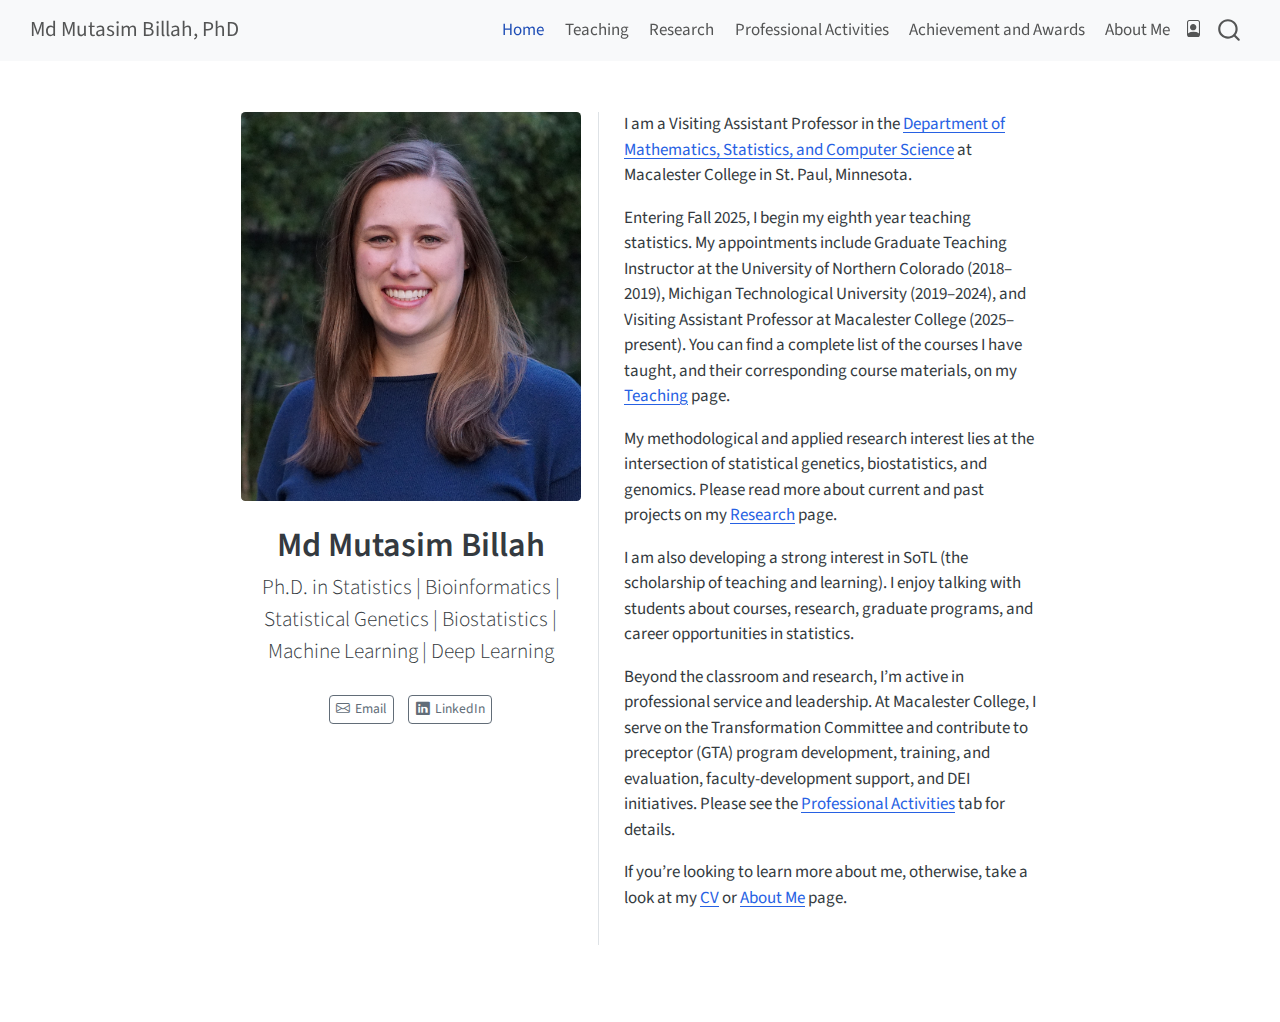
<file: docs/index.html>
<!DOCTYPE html>
<html xmlns="http://www.w3.org/1999/xhtml" lang="en" xml:lang="en"><head>

<meta charset="utf-8">
<meta name="generator" content="quarto-1.7.33">

<meta name="viewport" content="width=device-width, initial-scale=1.0, user-scalable=yes">


<title>Md Mutasim Billah – Md Mutasim Billah, PhD</title>
<style>
code{white-space: pre-wrap;}
span.smallcaps{font-variant: small-caps;}
div.columns{display: flex; gap: min(4vw, 1.5em);}
div.column{flex: auto; overflow-x: auto;}
div.hanging-indent{margin-left: 1.5em; text-indent: -1.5em;}
ul.task-list{list-style: none;}
ul.task-list li input[type="checkbox"] {
  width: 0.8em;
  margin: 0 0.8em 0.2em -1em; /* quarto-specific, see https://github.com/quarto-dev/quarto-cli/issues/4556 */ 
  vertical-align: middle;
}
</style>


<script src="site_libs/quarto-nav/quarto-nav.js"></script>
<script src="site_libs/quarto-nav/headroom.min.js"></script>
<script src="site_libs/clipboard/clipboard.min.js"></script>
<script src="site_libs/quarto-search/autocomplete.umd.js"></script>
<script src="site_libs/quarto-search/fuse.min.js"></script>
<script src="site_libs/quarto-search/quarto-search.js"></script>
<meta name="quarto:offset" content="./">
<script src="site_libs/quarto-html/quarto.js" type="module"></script>
<script src="site_libs/quarto-html/tabsets/tabsets.js" type="module"></script>
<script src="site_libs/quarto-html/popper.min.js"></script>
<script src="site_libs/quarto-html/tippy.umd.min.js"></script>
<link href="site_libs/quarto-html/tippy.css" rel="stylesheet">
<link href="site_libs/quarto-html/quarto-syntax-highlighting-ea385d0e468b0dd5ea5bf0780b1290d9.css" rel="stylesheet" id="quarto-text-highlighting-styles">
<script src="site_libs/bootstrap/bootstrap.min.js"></script>
<link href="site_libs/bootstrap/bootstrap-icons.css" rel="stylesheet">
<link href="site_libs/bootstrap/bootstrap-c1fac2584b48ed01fb6e278e36375074.min.css" rel="stylesheet" append-hash="true" id="quarto-bootstrap" data-mode="light">
<script id="quarto-search-options" type="application/json">{
  "location": "navbar",
  "copy-button": false,
  "collapse-after": 3,
  "panel-placement": "end",
  "type": "overlay",
  "limit": 50,
  "keyboard-shortcut": [
    "f",
    "/",
    "s"
  ],
  "show-item-context": false,
  "language": {
    "search-no-results-text": "No results",
    "search-matching-documents-text": "matching documents",
    "search-copy-link-title": "Copy link to search",
    "search-hide-matches-text": "Hide additional matches",
    "search-more-match-text": "more match in this document",
    "search-more-matches-text": "more matches in this document",
    "search-clear-button-title": "Clear",
    "search-text-placeholder": "",
    "search-detached-cancel-button-title": "Cancel",
    "search-submit-button-title": "Submit",
    "search-label": "Search"
  }
}</script>


<link rel="stylesheet" href="styles.css">
</head>

<body class="nav-fixed fullcontent quarto-light">

<div id="quarto-search-results"></div>
  <header id="quarto-header" class="headroom fixed-top">
    <nav class="navbar navbar-expand-lg " data-bs-theme="dark">
      <div class="navbar-container container-fluid">
      <div class="navbar-brand-container mx-auto">
    <a class="navbar-brand" href="./index.html">
    <span class="navbar-title">Md Mutasim Billah, PhD</span>
    </a>
  </div>
            <div id="quarto-search" class="" title="Search"></div>
          <button class="navbar-toggler" type="button" data-bs-toggle="collapse" data-bs-target="#navbarCollapse" aria-controls="navbarCollapse" role="menu" aria-expanded="false" aria-label="Toggle navigation" onclick="if (window.quartoToggleHeadroom) { window.quartoToggleHeadroom(); }">
  <span class="navbar-toggler-icon"></span>
</button>
          <div class="collapse navbar-collapse" id="navbarCollapse">
            <ul class="navbar-nav navbar-nav-scroll ms-auto">
  <li class="nav-item">
    <a class="nav-link active" href="./index.html" aria-current="page"> 
<span class="menu-text">Home</span></a>
  </li>  
  <li class="nav-item">
    <a class="nav-link" href="./teaching.html"> 
<span class="menu-text">Teaching</span></a>
  </li>  
  <li class="nav-item">
    <a class="nav-link" href="./research.html"> 
<span class="menu-text">Research</span></a>
  </li>  
  <li class="nav-item">
    <a class="nav-link" href="./professional.html"> 
<span class="menu-text">Professional Activities</span></a>
  </li>  
  <li class="nav-item">
    <a class="nav-link" href="./awards.html"> 
<span class="menu-text">Achievement and Awards</span></a>
  </li>  
  <li class="nav-item">
    <a class="nav-link" href="./about.html"> 
<span class="menu-text">About Me</span></a>
  </li>  
</ul>
          </div> <!-- /navcollapse -->
            <div class="quarto-navbar-tools">
    <a href="./cv/cv.pdf" title="CV" class="quarto-navigation-tool px-1" aria-label="CV"><i class="bi bi-file-person"></i></a>
</div>
      </div> <!-- /container-fluid -->
    </nav>
</header>
<!-- content -->
<div id="quarto-content" class="quarto-container page-columns page-rows-contents page-layout-article page-navbar">
<!-- sidebar -->
<!-- margin-sidebar -->
    
<!-- main -->
<div class="quarto-about-trestles">
  <div class="about-entity">
    <img src="images/headshot.jpg" alt="Headshot of Md Mutasim Billah" class="about-image
  rounded " style="width: 20em;">
<header id="title-block-header" class="quarto-title-block default">
<div class="quarto-title">
<h1 class="title">Md Mutasim Billah</h1>
<p class="subtitle lead">Ph.D.&nbsp;in Statistics | Bioinformatics | Statistical Genetics | Biostatistics | Machine Learning | Deep Learning</p>
</div>
<div class="quarto-title-meta">
  </div>
</header>
    <div class="about-links">
  <a href="mailto:mutasimsbidu@gmail.com" class="about-link" rel="" target="">
    <i class="bi bi-envelope"></i>
     <span class="about-link-text">Email</span>
  </a>
  <a href="https://www.linkedin.com/in/mutasim221b/" class="about-link" rel="" target="">
    <i class="bi bi-linkedin"></i>
     <span class="about-link-text">LinkedIn</span>
  </a>
</div>
  </div>
  <div class="about-contents"><main class="content" id="quarto-document-content">
<p>I am a Visiting Assistant Professor in the <a href="https://www.macalester.edu/mscs/">Department of Mathematics, Statistics, and Computer Science</a> at Macalester College in St.&nbsp;Paul, Minnesota.</p>
<p>Entering Fall 2025, I begin my eighth year teaching statistics. My appointments include Graduate Teaching Instructor at the University of Northern Colorado (2018–2019), Michigan Technological University (2019–2024), and Visiting Assistant Professor at Macalester College (2025–present). You can find a complete list of the courses I have taught, and their corresponding course materials, on my <a href="./teaching.html">Teaching</a> page.</p>
<p>My methodological and applied research interest lies at the intersection of statistical genetics, biostatistics, and genomics. Please read more about current and past projects on my <a href="./research.html">Research</a> page.</p>
<p>I am also developing a strong interest in SoTL (the scholarship of teaching and learning). I enjoy talking with students about courses, research, graduate programs, and career opportunities in statistics.</p>
<p>Beyond the classroom and research, I’m active in professional service and leadership. At Macalester College, I serve on the Transformation Committee and contribute to preceptor (GTA) program development, training, and evaluation, faculty-development support, and DEI initiatives. Please see the <a href="./professional.html">Professional Activities</a> tab for details.</p>
<p>If you’re looking to learn more about me, otherwise, take a look at my <a href="cv/cv.pdf">CV</a> or <a href="./about.html">About Me</a> page.</p>


</main></div>
</div>
 <!-- /main -->
<script id="quarto-html-after-body" type="application/javascript">
  window.document.addEventListener("DOMContentLoaded", function (event) {
    const isCodeAnnotation = (el) => {
      for (const clz of el.classList) {
        if (clz.startsWith('code-annotation-')) {                     
          return true;
        }
      }
      return false;
    }
    const onCopySuccess = function(e) {
      // button target
      const button = e.trigger;
      // don't keep focus
      button.blur();
      // flash "checked"
      button.classList.add('code-copy-button-checked');
      var currentTitle = button.getAttribute("title");
      button.setAttribute("title", "Copied!");
      let tooltip;
      if (window.bootstrap) {
        button.setAttribute("data-bs-toggle", "tooltip");
        button.setAttribute("data-bs-placement", "left");
        button.setAttribute("data-bs-title", "Copied!");
        tooltip = new bootstrap.Tooltip(button, 
          { trigger: "manual", 
            customClass: "code-copy-button-tooltip",
            offset: [0, -8]});
        tooltip.show();    
      }
      setTimeout(function() {
        if (tooltip) {
          tooltip.hide();
          button.removeAttribute("data-bs-title");
          button.removeAttribute("data-bs-toggle");
          button.removeAttribute("data-bs-placement");
        }
        button.setAttribute("title", currentTitle);
        button.classList.remove('code-copy-button-checked');
      }, 1000);
      // clear code selection
      e.clearSelection();
    }
    const getTextToCopy = function(trigger) {
        const codeEl = trigger.previousElementSibling.cloneNode(true);
        for (const childEl of codeEl.children) {
          if (isCodeAnnotation(childEl)) {
            childEl.remove();
          }
        }
        return codeEl.innerText;
    }
    const clipboard = new window.ClipboardJS('.code-copy-button:not([data-in-quarto-modal])', {
      text: getTextToCopy
    });
    clipboard.on('success', onCopySuccess);
    if (window.document.getElementById('quarto-embedded-source-code-modal')) {
      const clipboardModal = new window.ClipboardJS('.code-copy-button[data-in-quarto-modal]', {
        text: getTextToCopy,
        container: window.document.getElementById('quarto-embedded-source-code-modal')
      });
      clipboardModal.on('success', onCopySuccess);
    }
      var localhostRegex = new RegExp(/^(?:http|https):\/\/localhost\:?[0-9]*\//);
      var mailtoRegex = new RegExp(/^mailto:/);
        var filterRegex = new RegExp('/' + window.location.host + '/');
      var isInternal = (href) => {
          return filterRegex.test(href) || localhostRegex.test(href) || mailtoRegex.test(href);
      }
      // Inspect non-navigation links and adorn them if external
     var links = window.document.querySelectorAll('a[href]:not(.nav-link):not(.navbar-brand):not(.toc-action):not(.sidebar-link):not(.sidebar-item-toggle):not(.pagination-link):not(.no-external):not([aria-hidden]):not(.dropdown-item):not(.quarto-navigation-tool):not(.about-link)');
      for (var i=0; i<links.length; i++) {
        const link = links[i];
        if (!isInternal(link.href)) {
          // undo the damage that might have been done by quarto-nav.js in the case of
          // links that we want to consider external
          if (link.dataset.originalHref !== undefined) {
            link.href = link.dataset.originalHref;
          }
        }
      }
    function tippyHover(el, contentFn, onTriggerFn, onUntriggerFn) {
      const config = {
        allowHTML: true,
        maxWidth: 500,
        delay: 100,
        arrow: false,
        appendTo: function(el) {
            return el.parentElement;
        },
        interactive: true,
        interactiveBorder: 10,
        theme: 'quarto',
        placement: 'bottom-start',
      };
      if (contentFn) {
        config.content = contentFn;
      }
      if (onTriggerFn) {
        config.onTrigger = onTriggerFn;
      }
      if (onUntriggerFn) {
        config.onUntrigger = onUntriggerFn;
      }
      window.tippy(el, config); 
    }
    const noterefs = window.document.querySelectorAll('a[role="doc-noteref"]');
    for (var i=0; i<noterefs.length; i++) {
      const ref = noterefs[i];
      tippyHover(ref, function() {
        // use id or data attribute instead here
        let href = ref.getAttribute('data-footnote-href') || ref.getAttribute('href');
        try { href = new URL(href).hash; } catch {}
        const id = href.replace(/^#\/?/, "");
        const note = window.document.getElementById(id);
        if (note) {
          return note.innerHTML;
        } else {
          return "";
        }
      });
    }
    const xrefs = window.document.querySelectorAll('a.quarto-xref');
    const processXRef = (id, note) => {
      // Strip column container classes
      const stripColumnClz = (el) => {
        el.classList.remove("page-full", "page-columns");
        if (el.children) {
          for (const child of el.children) {
            stripColumnClz(child);
          }
        }
      }
      stripColumnClz(note)
      if (id === null || id.startsWith('sec-')) {
        // Special case sections, only their first couple elements
        const container = document.createElement("div");
        if (note.children && note.children.length > 2) {
          container.appendChild(note.children[0].cloneNode(true));
          for (let i = 1; i < note.children.length; i++) {
            const child = note.children[i];
            if (child.tagName === "P" && child.innerText === "") {
              continue;
            } else {
              container.appendChild(child.cloneNode(true));
              break;
            }
          }
          if (window.Quarto?.typesetMath) {
            window.Quarto.typesetMath(container);
          }
          return container.innerHTML
        } else {
          if (window.Quarto?.typesetMath) {
            window.Quarto.typesetMath(note);
          }
          return note.innerHTML;
        }
      } else {
        // Remove any anchor links if they are present
        const anchorLink = note.querySelector('a.anchorjs-link');
        if (anchorLink) {
          anchorLink.remove();
        }
        if (window.Quarto?.typesetMath) {
          window.Quarto.typesetMath(note);
        }
        if (note.classList.contains("callout")) {
          return note.outerHTML;
        } else {
          return note.innerHTML;
        }
      }
    }
    for (var i=0; i<xrefs.length; i++) {
      const xref = xrefs[i];
      tippyHover(xref, undefined, function(instance) {
        instance.disable();
        let url = xref.getAttribute('href');
        let hash = undefined; 
        if (url.startsWith('#')) {
          hash = url;
        } else {
          try { hash = new URL(url).hash; } catch {}
        }
        if (hash) {
          const id = hash.replace(/^#\/?/, "");
          const note = window.document.getElementById(id);
          if (note !== null) {
            try {
              const html = processXRef(id, note.cloneNode(true));
              instance.setContent(html);
            } finally {
              instance.enable();
              instance.show();
            }
          } else {
            // See if we can fetch this
            fetch(url.split('#')[0])
            .then(res => res.text())
            .then(html => {
              const parser = new DOMParser();
              const htmlDoc = parser.parseFromString(html, "text/html");
              const note = htmlDoc.getElementById(id);
              if (note !== null) {
                const html = processXRef(id, note);
                instance.setContent(html);
              } 
            }).finally(() => {
              instance.enable();
              instance.show();
            });
          }
        } else {
          // See if we can fetch a full url (with no hash to target)
          // This is a special case and we should probably do some content thinning / targeting
          fetch(url)
          .then(res => res.text())
          .then(html => {
            const parser = new DOMParser();
            const htmlDoc = parser.parseFromString(html, "text/html");
            const note = htmlDoc.querySelector('main.content');
            if (note !== null) {
              // This should only happen for chapter cross references
              // (since there is no id in the URL)
              // remove the first header
              if (note.children.length > 0 && note.children[0].tagName === "HEADER") {
                note.children[0].remove();
              }
              const html = processXRef(null, note);
              instance.setContent(html);
            } 
          }).finally(() => {
            instance.enable();
            instance.show();
          });
        }
      }, function(instance) {
      });
    }
        let selectedAnnoteEl;
        const selectorForAnnotation = ( cell, annotation) => {
          let cellAttr = 'data-code-cell="' + cell + '"';
          let lineAttr = 'data-code-annotation="' +  annotation + '"';
          const selector = 'span[' + cellAttr + '][' + lineAttr + ']';
          return selector;
        }
        const selectCodeLines = (annoteEl) => {
          const doc = window.document;
          const targetCell = annoteEl.getAttribute("data-target-cell");
          const targetAnnotation = annoteEl.getAttribute("data-target-annotation");
          const annoteSpan = window.document.querySelector(selectorForAnnotation(targetCell, targetAnnotation));
          const lines = annoteSpan.getAttribute("data-code-lines").split(",");
          const lineIds = lines.map((line) => {
            return targetCell + "-" + line;
          })
          let top = null;
          let height = null;
          let parent = null;
          if (lineIds.length > 0) {
              //compute the position of the single el (top and bottom and make a div)
              const el = window.document.getElementById(lineIds[0]);
              top = el.offsetTop;
              height = el.offsetHeight;
              parent = el.parentElement.parentElement;
            if (lineIds.length > 1) {
              const lastEl = window.document.getElementById(lineIds[lineIds.length - 1]);
              const bottom = lastEl.offsetTop + lastEl.offsetHeight;
              height = bottom - top;
            }
            if (top !== null && height !== null && parent !== null) {
              // cook up a div (if necessary) and position it 
              let div = window.document.getElementById("code-annotation-line-highlight");
              if (div === null) {
                div = window.document.createElement("div");
                div.setAttribute("id", "code-annotation-line-highlight");
                div.style.position = 'absolute';
                parent.appendChild(div);
              }
              div.style.top = top - 2 + "px";
              div.style.height = height + 4 + "px";
              div.style.left = 0;
              let gutterDiv = window.document.getElementById("code-annotation-line-highlight-gutter");
              if (gutterDiv === null) {
                gutterDiv = window.document.createElement("div");
                gutterDiv.setAttribute("id", "code-annotation-line-highlight-gutter");
                gutterDiv.style.position = 'absolute';
                const codeCell = window.document.getElementById(targetCell);
                const gutter = codeCell.querySelector('.code-annotation-gutter');
                gutter.appendChild(gutterDiv);
              }
              gutterDiv.style.top = top - 2 + "px";
              gutterDiv.style.height = height + 4 + "px";
            }
            selectedAnnoteEl = annoteEl;
          }
        };
        const unselectCodeLines = () => {
          const elementsIds = ["code-annotation-line-highlight", "code-annotation-line-highlight-gutter"];
          elementsIds.forEach((elId) => {
            const div = window.document.getElementById(elId);
            if (div) {
              div.remove();
            }
          });
          selectedAnnoteEl = undefined;
        };
          // Handle positioning of the toggle
      window.addEventListener(
        "resize",
        throttle(() => {
          elRect = undefined;
          if (selectedAnnoteEl) {
            selectCodeLines(selectedAnnoteEl);
          }
        }, 10)
      );
      function throttle(fn, ms) {
      let throttle = false;
      let timer;
        return (...args) => {
          if(!throttle) { // first call gets through
              fn.apply(this, args);
              throttle = true;
          } else { // all the others get throttled
              if(timer) clearTimeout(timer); // cancel #2
              timer = setTimeout(() => {
                fn.apply(this, args);
                timer = throttle = false;
              }, ms);
          }
        };
      }
        // Attach click handler to the DT
        const annoteDls = window.document.querySelectorAll('dt[data-target-cell]');
        for (const annoteDlNode of annoteDls) {
          annoteDlNode.addEventListener('click', (event) => {
            const clickedEl = event.target;
            if (clickedEl !== selectedAnnoteEl) {
              unselectCodeLines();
              const activeEl = window.document.querySelector('dt[data-target-cell].code-annotation-active');
              if (activeEl) {
                activeEl.classList.remove('code-annotation-active');
              }
              selectCodeLines(clickedEl);
              clickedEl.classList.add('code-annotation-active');
            } else {
              // Unselect the line
              unselectCodeLines();
              clickedEl.classList.remove('code-annotation-active');
            }
          });
        }
    const findCites = (el) => {
      const parentEl = el.parentElement;
      if (parentEl) {
        const cites = parentEl.dataset.cites;
        if (cites) {
          return {
            el,
            cites: cites.split(' ')
          };
        } else {
          return findCites(el.parentElement)
        }
      } else {
        return undefined;
      }
    };
    var bibliorefs = window.document.querySelectorAll('a[role="doc-biblioref"]');
    for (var i=0; i<bibliorefs.length; i++) {
      const ref = bibliorefs[i];
      const citeInfo = findCites(ref);
      if (citeInfo) {
        tippyHover(citeInfo.el, function() {
          var popup = window.document.createElement('div');
          citeInfo.cites.forEach(function(cite) {
            var citeDiv = window.document.createElement('div');
            citeDiv.classList.add('hanging-indent');
            citeDiv.classList.add('csl-entry');
            var biblioDiv = window.document.getElementById('ref-' + cite);
            if (biblioDiv) {
              citeDiv.innerHTML = biblioDiv.innerHTML;
            }
            popup.appendChild(citeDiv);
          });
          return popup.innerHTML;
        });
      }
    }
  });
  </script>
</div> <!-- /content -->




</body></html>
</file>
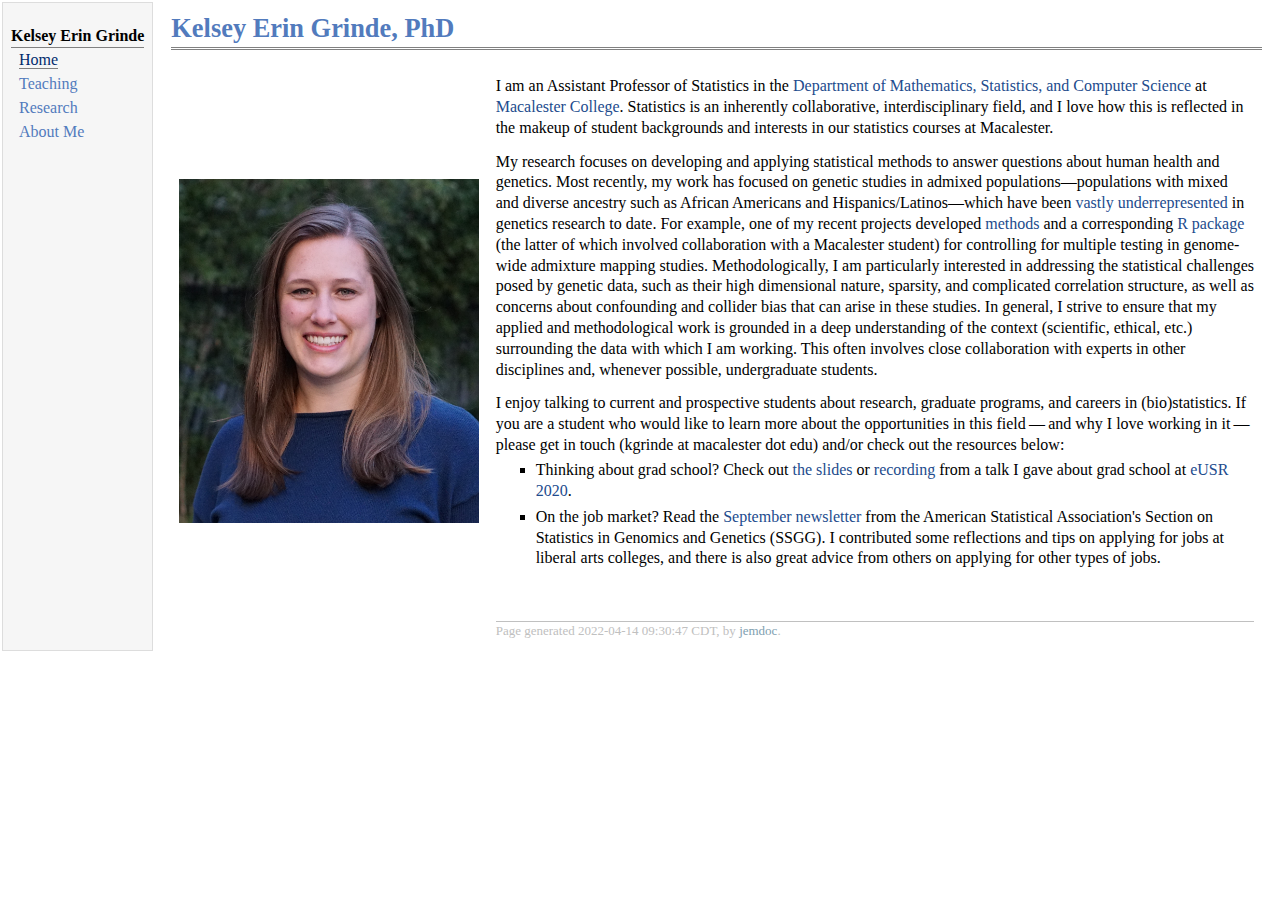
<file: old_site/index.html>
<!DOCTYPE html PUBLIC "-//W3C//DTD XHTML 1.1//EN"
  "http://www.w3.org/TR/xhtml11/DTD/xhtml11.dtd">
<html xmlns="http://www.w3.org/1999/xhtml" xml:lang="en">
<head>
<meta name="generator" content="jemdoc, see http://jemdoc.jaboc.net/" />
<meta http-equiv="Content-Type" content="text/html;charset=utf-8" />
<link rel="stylesheet" href="jemdoc.css" type="text/css" />
<title>Kelsey Erin Grinde, PhD</title>
</head>
<body>
<table summary="Table for page layout." id="tlayout">
<tr valign="top">
<td id="layout-menu">
<div class="menu-category">Kelsey Erin Grinde</div>
<div class="menu-item"><a href="index.html" class="current">Home</a></div>
<div class="menu-item"><a href="teaching.html">Teaching</a></div>
<div class="menu-item"><a href="research.html">Research</a></div>
<div class="menu-item"><a href="about.html">About&nbsp;Me</a></div>
</td>
<td id="layout-content">
<div id="toptitle">
<h1>Kelsey Erin Grinde, PhD</h1>
</div>
<table class="imgtable"><tr><td>
<img src="kgrinde_headshot.jpg" alt="300px" width="300px" />&nbsp;</td>
<td align="left"><p>I am an Assistant Professor of Statistics in the <a href="https://www.macalester.edu/mscs/">Department of Mathematics, Statistics, and Computer Science</a> at <a href="https://www.macalester.edu/">Macalester College</a>. Statistics is an inherently collaborative, interdisciplinary field, and I love how this is reflected in the makeup of student backgrounds and interests in our statistics courses at Macalester.</p>
<p>My research focuses on developing and applying statistical methods to answer questions about human health and genetics. Most recently, my work has focused on genetic studies in admixed populations—populations with mixed and diverse ancestry such as African Americans and Hispanics/Latinos—which have been <a href="https://www.nature.com/news/genomics-is-failing-on-diversity-1.20759">vastly underrepresented</a> in genetics research to date. For example, one of my recent projects developed <a href="https://doi.org/10.1016/j.ajhg.2019.01.008">methods</a> and a corresponding <a href="https://github.com/GrindeLab/STEAMcpp">R package</a> (the latter of which involved collaboration with a Macalester student) for controlling for multiple testing in genome-wide admixture mapping studies. Methodologically, I am particularly interested in addressing the statistical challenges posed by genetic data, such as their high dimensional nature, sparsity, and complicated correlation structure, as well as concerns about confounding and collider bias that can arise in these studies. In general, I strive to ensure that my applied and methodological work is grounded in a deep understanding of the context (scientific, ethical, etc.) surrounding the data with which I am working. This often involves close collaboration with experts in other disciplines and, whenever possible, undergraduate students. </p>
<p>I enjoy talking to current and prospective students about research, graduate programs, and careers in (bio)statistics. If you are a student who would like to learn more about the opportunities in this field&#8201;&mdash;&#8201;and why I love working in it&#8201;&mdash;&#8201;please get in touch (kgrinde at macalester dot edu) and/or check out the resources below:</p>
<ul>
<li><p>Thinking about grad school? Check out <a href="https://docs.google.com/presentation/d/1wFTzt58C2ajQDycrpa6lSuetHdyVZG36GfLgTiCqJ1w/edit?usp=sharing">the slides</a> or <a href="https://www.causeweb.org/usproc/eusrc/2020/program/grad-school-panel">recording</a> from a talk I gave about grad school at <a href="https://www.causeweb.org/usproc/eusrc/2020/program">eUSR 2020</a>.</p>
</li>
<li><p>On the job market? Read the <a href="https://higherlogicdownload.s3.amazonaws.com/AMSTAT/6d11267c-5862-4c31-9f1e-f5a52a11ea5f/UploadedImages/Newsletters/Newsletter_SSGG_2021Sept_final.pdf">September newsletter</a> from the American Statistical Association's Section on Statistics in Genomics and Genetics (SSGG). I contributed some reflections and tips on applying for jobs at liberal arts colleges, and there is also great advice from others on applying for other types of jobs.</p>
</li>
</ul>
<div id="footer">
<div id="footer-text">
Page generated 2022-04-14 09:30:47 CDT, by <a href="http://jemdoc.jaboc.net/">jemdoc</a>.
</div>
</div>
</td>
</tr>
</table>
</body>
</html>
</file>
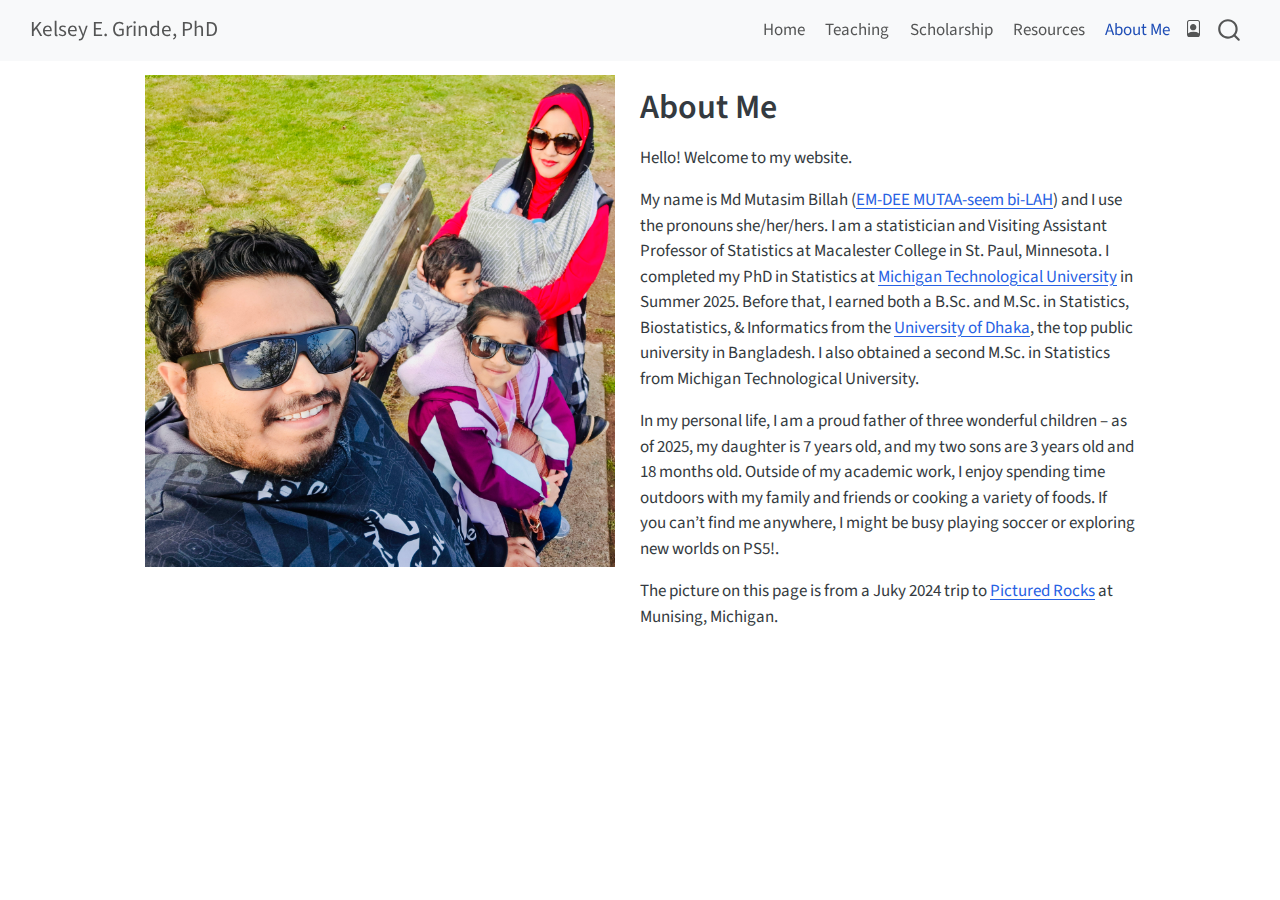
<file: docs/about.html>
<!DOCTYPE html>
<html xmlns="http://www.w3.org/1999/xhtml" lang="en" xml:lang="en"><head>

<meta charset="utf-8">
<meta name="generator" content="quarto-1.7.33">

<meta name="viewport" content="width=device-width, initial-scale=1.0, user-scalable=yes">


<title>About Me – Kelsey E. Grinde, PhD</title>
<style>
code{white-space: pre-wrap;}
span.smallcaps{font-variant: small-caps;}
div.columns{display: flex; gap: min(4vw, 1.5em);}
div.column{flex: auto; overflow-x: auto;}
div.hanging-indent{margin-left: 1.5em; text-indent: -1.5em;}
ul.task-list{list-style: none;}
ul.task-list li input[type="checkbox"] {
  width: 0.8em;
  margin: 0 0.8em 0.2em -1em; /* quarto-specific, see https://github.com/quarto-dev/quarto-cli/issues/4556 */ 
  vertical-align: middle;
}
</style>


<script src="site_libs/quarto-nav/quarto-nav.js"></script>
<script src="site_libs/quarto-nav/headroom.min.js"></script>
<script src="site_libs/clipboard/clipboard.min.js"></script>
<script src="site_libs/quarto-search/autocomplete.umd.js"></script>
<script src="site_libs/quarto-search/fuse.min.js"></script>
<script src="site_libs/quarto-search/quarto-search.js"></script>
<meta name="quarto:offset" content="./">
<script src="site_libs/quarto-html/quarto.js" type="module"></script>
<script src="site_libs/quarto-html/tabsets/tabsets.js" type="module"></script>
<script src="site_libs/quarto-html/popper.min.js"></script>
<script src="site_libs/quarto-html/tippy.umd.min.js"></script>
<link href="site_libs/quarto-html/tippy.css" rel="stylesheet">
<link href="site_libs/quarto-html/quarto-syntax-highlighting-ea385d0e468b0dd5ea5bf0780b1290d9.css" rel="stylesheet" id="quarto-text-highlighting-styles">
<script src="site_libs/bootstrap/bootstrap.min.js"></script>
<link href="site_libs/bootstrap/bootstrap-icons.css" rel="stylesheet">
<link href="site_libs/bootstrap/bootstrap-c1fac2584b48ed01fb6e278e36375074.min.css" rel="stylesheet" append-hash="true" id="quarto-bootstrap" data-mode="light">
<script id="quarto-search-options" type="application/json">{
  "location": "navbar",
  "copy-button": false,
  "collapse-after": 3,
  "panel-placement": "end",
  "type": "overlay",
  "limit": 50,
  "keyboard-shortcut": [
    "f",
    "/",
    "s"
  ],
  "show-item-context": false,
  "language": {
    "search-no-results-text": "No results",
    "search-matching-documents-text": "matching documents",
    "search-copy-link-title": "Copy link to search",
    "search-hide-matches-text": "Hide additional matches",
    "search-more-match-text": "more match in this document",
    "search-more-matches-text": "more matches in this document",
    "search-clear-button-title": "Clear",
    "search-text-placeholder": "",
    "search-detached-cancel-button-title": "Cancel",
    "search-submit-button-title": "Submit",
    "search-label": "Search"
  }
}</script>


<link rel="stylesheet" href="styles.css">
</head>

<body class="nav-fixed fullcontent quarto-light">

<div id="quarto-search-results"></div>
  <header id="quarto-header" class="headroom fixed-top">
    <nav class="navbar navbar-expand-lg " data-bs-theme="dark">
      <div class="navbar-container container-fluid">
      <div class="navbar-brand-container mx-auto">
    <a class="navbar-brand" href="./index.html">
    <span class="navbar-title">Kelsey E. Grinde, PhD</span>
    </a>
  </div>
            <div id="quarto-search" class="" title="Search"></div>
          <button class="navbar-toggler" type="button" data-bs-toggle="collapse" data-bs-target="#navbarCollapse" aria-controls="navbarCollapse" role="menu" aria-expanded="false" aria-label="Toggle navigation" onclick="if (window.quartoToggleHeadroom) { window.quartoToggleHeadroom(); }">
  <span class="navbar-toggler-icon"></span>
</button>
          <div class="collapse navbar-collapse" id="navbarCollapse">
            <ul class="navbar-nav navbar-nav-scroll ms-auto">
  <li class="nav-item">
    <a class="nav-link" href="./index.html"> 
<span class="menu-text">Home</span></a>
  </li>  
  <li class="nav-item">
    <a class="nav-link" href="./teaching/index.html"> 
<span class="menu-text">Teaching</span></a>
  </li>  
  <li class="nav-item">
    <a class="nav-link" href="./research.html"> 
<span class="menu-text">Scholarship</span></a>
  </li>  
  <li class="nav-item">
    <a class="nav-link" href="./resources.html"> 
<span class="menu-text">Resources</span></a>
  </li>  
  <li class="nav-item">
    <a class="nav-link active" href="./about.html" aria-current="page"> 
<span class="menu-text">About Me</span></a>
  </li>  
</ul>
          </div> <!-- /navcollapse -->
            <div class="quarto-navbar-tools">
    <a href="./cv/cv.pdf" title="CV" class="quarto-navigation-tool px-1" aria-label="CV"><i class="bi bi-file-person"></i></a>
</div>
      </div> <!-- /container-fluid -->
    </nav>
</header>
<!-- content -->
<div id="quarto-content" class="quarto-container page-columns page-rows-contents page-layout-article page-navbar">
<!-- sidebar -->
<!-- margin-sidebar -->
    
<!-- main -->
<div class="quarto-about-broadside column-page">
  <div class="about-main">
    <div class="about-entity" style="background-image: url('images/personal.jpg')"></div>
    <div class="about-contents"><header id="title-block-header" class="quarto-title-block default">
<div class="quarto-title">
<h1 class="title">About Me</h1>
</div>
<div class="quarto-title-meta">
  </div>
</header><main class="content" id="quarto-document-content">
<p>Hello! Welcome to my website.</p>
<p>My name is Md Mutasim Billah (<a href="https://namedrop.io/mdmutasimbillah">EM-DEE MUTAA-seem bi-LAH</a>) and I use the pronouns she/her/hers. I am a statistician and Visiting Assistant Professor of Statistics at Macalester College in St.&nbsp;Paul, Minnesota. I completed my PhD in Statistics at <a href="https://www.mtu.edu/math/">Michigan Technological University</a> in Summer 2025. Before that, I earned both a B.Sc. and M.Sc. in Statistics, Biostatistics, &amp; Informatics from the <a href="https://www.stat.du.ac.bd/">University of Dhaka</a>, the top public university in Bangladesh. I also obtained a second M.Sc. in Statistics from Michigan Technological University.</p>
<p>In my personal life, I am a proud father of three wonderful children – as of 2025, my daughter is 7 years old, and my two sons are 3 years old and 18 months old. Outside of my academic work, I enjoy spending time outdoors with my family and friends or cooking a variety of foods. If you can’t find me anywhere, I might be busy playing soccer or exploring new worlds on PS5!.</p>
<p>The picture on this page is from a Juky 2024 trip to <a href="https://www.munising.org/explore/pictured-rocks-national-lakeshore/?utm_source=google&amp;utm_medium=cpc&amp;utm_campaign=26MunisingSEM2025&amp;utm_content=primary&amp;utm_term=painted%20rocks%20mi&amp;gad_source=1&amp;gad_campaignid=22152321351&amp;gbraid=0AAAAA-trJcY-pnCe7_NlqZxgfLHaIjnqk&amp;gclid=Cj0KCQjwoP_FBhDFARIsANPG24NPrXVTutgquqp-JkUbzCehfGfqUNRfV373_wzNch8I1KOPYR-jRg8aAjPLEALw_wcB">Pictured Rocks</a> at Munising, Michigan.</p>


</main></div>
  </div>
</div>
 <!-- /main -->
<script id="quarto-html-after-body" type="application/javascript">
  window.document.addEventListener("DOMContentLoaded", function (event) {
    const isCodeAnnotation = (el) => {
      for (const clz of el.classList) {
        if (clz.startsWith('code-annotation-')) {                     
          return true;
        }
      }
      return false;
    }
    const onCopySuccess = function(e) {
      // button target
      const button = e.trigger;
      // don't keep focus
      button.blur();
      // flash "checked"
      button.classList.add('code-copy-button-checked');
      var currentTitle = button.getAttribute("title");
      button.setAttribute("title", "Copied!");
      let tooltip;
      if (window.bootstrap) {
        button.setAttribute("data-bs-toggle", "tooltip");
        button.setAttribute("data-bs-placement", "left");
        button.setAttribute("data-bs-title", "Copied!");
        tooltip = new bootstrap.Tooltip(button, 
          { trigger: "manual", 
            customClass: "code-copy-button-tooltip",
            offset: [0, -8]});
        tooltip.show();    
      }
      setTimeout(function() {
        if (tooltip) {
          tooltip.hide();
          button.removeAttribute("data-bs-title");
          button.removeAttribute("data-bs-toggle");
          button.removeAttribute("data-bs-placement");
        }
        button.setAttribute("title", currentTitle);
        button.classList.remove('code-copy-button-checked');
      }, 1000);
      // clear code selection
      e.clearSelection();
    }
    const getTextToCopy = function(trigger) {
        const codeEl = trigger.previousElementSibling.cloneNode(true);
        for (const childEl of codeEl.children) {
          if (isCodeAnnotation(childEl)) {
            childEl.remove();
          }
        }
        return codeEl.innerText;
    }
    const clipboard = new window.ClipboardJS('.code-copy-button:not([data-in-quarto-modal])', {
      text: getTextToCopy
    });
    clipboard.on('success', onCopySuccess);
    if (window.document.getElementById('quarto-embedded-source-code-modal')) {
      const clipboardModal = new window.ClipboardJS('.code-copy-button[data-in-quarto-modal]', {
        text: getTextToCopy,
        container: window.document.getElementById('quarto-embedded-source-code-modal')
      });
      clipboardModal.on('success', onCopySuccess);
    }
      var localhostRegex = new RegExp(/^(?:http|https):\/\/localhost\:?[0-9]*\//);
      var mailtoRegex = new RegExp(/^mailto:/);
        var filterRegex = new RegExp('/' + window.location.host + '/');
      var isInternal = (href) => {
          return filterRegex.test(href) || localhostRegex.test(href) || mailtoRegex.test(href);
      }
      // Inspect non-navigation links and adorn them if external
     var links = window.document.querySelectorAll('a[href]:not(.nav-link):not(.navbar-brand):not(.toc-action):not(.sidebar-link):not(.sidebar-item-toggle):not(.pagination-link):not(.no-external):not([aria-hidden]):not(.dropdown-item):not(.quarto-navigation-tool):not(.about-link)');
      for (var i=0; i<links.length; i++) {
        const link = links[i];
        if (!isInternal(link.href)) {
          // undo the damage that might have been done by quarto-nav.js in the case of
          // links that we want to consider external
          if (link.dataset.originalHref !== undefined) {
            link.href = link.dataset.originalHref;
          }
        }
      }
    function tippyHover(el, contentFn, onTriggerFn, onUntriggerFn) {
      const config = {
        allowHTML: true,
        maxWidth: 500,
        delay: 100,
        arrow: false,
        appendTo: function(el) {
            return el.parentElement;
        },
        interactive: true,
        interactiveBorder: 10,
        theme: 'quarto',
        placement: 'bottom-start',
      };
      if (contentFn) {
        config.content = contentFn;
      }
      if (onTriggerFn) {
        config.onTrigger = onTriggerFn;
      }
      if (onUntriggerFn) {
        config.onUntrigger = onUntriggerFn;
      }
      window.tippy(el, config); 
    }
    const noterefs = window.document.querySelectorAll('a[role="doc-noteref"]');
    for (var i=0; i<noterefs.length; i++) {
      const ref = noterefs[i];
      tippyHover(ref, function() {
        // use id or data attribute instead here
        let href = ref.getAttribute('data-footnote-href') || ref.getAttribute('href');
        try { href = new URL(href).hash; } catch {}
        const id = href.replace(/^#\/?/, "");
        const note = window.document.getElementById(id);
        if (note) {
          return note.innerHTML;
        } else {
          return "";
        }
      });
    }
    const xrefs = window.document.querySelectorAll('a.quarto-xref');
    const processXRef = (id, note) => {
      // Strip column container classes
      const stripColumnClz = (el) => {
        el.classList.remove("page-full", "page-columns");
        if (el.children) {
          for (const child of el.children) {
            stripColumnClz(child);
          }
        }
      }
      stripColumnClz(note)
      if (id === null || id.startsWith('sec-')) {
        // Special case sections, only their first couple elements
        const container = document.createElement("div");
        if (note.children && note.children.length > 2) {
          container.appendChild(note.children[0].cloneNode(true));
          for (let i = 1; i < note.children.length; i++) {
            const child = note.children[i];
            if (child.tagName === "P" && child.innerText === "") {
              continue;
            } else {
              container.appendChild(child.cloneNode(true));
              break;
            }
          }
          if (window.Quarto?.typesetMath) {
            window.Quarto.typesetMath(container);
          }
          return container.innerHTML
        } else {
          if (window.Quarto?.typesetMath) {
            window.Quarto.typesetMath(note);
          }
          return note.innerHTML;
        }
      } else {
        // Remove any anchor links if they are present
        const anchorLink = note.querySelector('a.anchorjs-link');
        if (anchorLink) {
          anchorLink.remove();
        }
        if (window.Quarto?.typesetMath) {
          window.Quarto.typesetMath(note);
        }
        if (note.classList.contains("callout")) {
          return note.outerHTML;
        } else {
          return note.innerHTML;
        }
      }
    }
    for (var i=0; i<xrefs.length; i++) {
      const xref = xrefs[i];
      tippyHover(xref, undefined, function(instance) {
        instance.disable();
        let url = xref.getAttribute('href');
        let hash = undefined; 
        if (url.startsWith('#')) {
          hash = url;
        } else {
          try { hash = new URL(url).hash; } catch {}
        }
        if (hash) {
          const id = hash.replace(/^#\/?/, "");
          const note = window.document.getElementById(id);
          if (note !== null) {
            try {
              const html = processXRef(id, note.cloneNode(true));
              instance.setContent(html);
            } finally {
              instance.enable();
              instance.show();
            }
          } else {
            // See if we can fetch this
            fetch(url.split('#')[0])
            .then(res => res.text())
            .then(html => {
              const parser = new DOMParser();
              const htmlDoc = parser.parseFromString(html, "text/html");
              const note = htmlDoc.getElementById(id);
              if (note !== null) {
                const html = processXRef(id, note);
                instance.setContent(html);
              } 
            }).finally(() => {
              instance.enable();
              instance.show();
            });
          }
        } else {
          // See if we can fetch a full url (with no hash to target)
          // This is a special case and we should probably do some content thinning / targeting
          fetch(url)
          .then(res => res.text())
          .then(html => {
            const parser = new DOMParser();
            const htmlDoc = parser.parseFromString(html, "text/html");
            const note = htmlDoc.querySelector('main.content');
            if (note !== null) {
              // This should only happen for chapter cross references
              // (since there is no id in the URL)
              // remove the first header
              if (note.children.length > 0 && note.children[0].tagName === "HEADER") {
                note.children[0].remove();
              }
              const html = processXRef(null, note);
              instance.setContent(html);
            } 
          }).finally(() => {
            instance.enable();
            instance.show();
          });
        }
      }, function(instance) {
      });
    }
        let selectedAnnoteEl;
        const selectorForAnnotation = ( cell, annotation) => {
          let cellAttr = 'data-code-cell="' + cell + '"';
          let lineAttr = 'data-code-annotation="' +  annotation + '"';
          const selector = 'span[' + cellAttr + '][' + lineAttr + ']';
          return selector;
        }
        const selectCodeLines = (annoteEl) => {
          const doc = window.document;
          const targetCell = annoteEl.getAttribute("data-target-cell");
          const targetAnnotation = annoteEl.getAttribute("data-target-annotation");
          const annoteSpan = window.document.querySelector(selectorForAnnotation(targetCell, targetAnnotation));
          const lines = annoteSpan.getAttribute("data-code-lines").split(",");
          const lineIds = lines.map((line) => {
            return targetCell + "-" + line;
          })
          let top = null;
          let height = null;
          let parent = null;
          if (lineIds.length > 0) {
              //compute the position of the single el (top and bottom and make a div)
              const el = window.document.getElementById(lineIds[0]);
              top = el.offsetTop;
              height = el.offsetHeight;
              parent = el.parentElement.parentElement;
            if (lineIds.length > 1) {
              const lastEl = window.document.getElementById(lineIds[lineIds.length - 1]);
              const bottom = lastEl.offsetTop + lastEl.offsetHeight;
              height = bottom - top;
            }
            if (top !== null && height !== null && parent !== null) {
              // cook up a div (if necessary) and position it 
              let div = window.document.getElementById("code-annotation-line-highlight");
              if (div === null) {
                div = window.document.createElement("div");
                div.setAttribute("id", "code-annotation-line-highlight");
                div.style.position = 'absolute';
                parent.appendChild(div);
              }
              div.style.top = top - 2 + "px";
              div.style.height = height + 4 + "px";
              div.style.left = 0;
              let gutterDiv = window.document.getElementById("code-annotation-line-highlight-gutter");
              if (gutterDiv === null) {
                gutterDiv = window.document.createElement("div");
                gutterDiv.setAttribute("id", "code-annotation-line-highlight-gutter");
                gutterDiv.style.position = 'absolute';
                const codeCell = window.document.getElementById(targetCell);
                const gutter = codeCell.querySelector('.code-annotation-gutter');
                gutter.appendChild(gutterDiv);
              }
              gutterDiv.style.top = top - 2 + "px";
              gutterDiv.style.height = height + 4 + "px";
            }
            selectedAnnoteEl = annoteEl;
          }
        };
        const unselectCodeLines = () => {
          const elementsIds = ["code-annotation-line-highlight", "code-annotation-line-highlight-gutter"];
          elementsIds.forEach((elId) => {
            const div = window.document.getElementById(elId);
            if (div) {
              div.remove();
            }
          });
          selectedAnnoteEl = undefined;
        };
          // Handle positioning of the toggle
      window.addEventListener(
        "resize",
        throttle(() => {
          elRect = undefined;
          if (selectedAnnoteEl) {
            selectCodeLines(selectedAnnoteEl);
          }
        }, 10)
      );
      function throttle(fn, ms) {
      let throttle = false;
      let timer;
        return (...args) => {
          if(!throttle) { // first call gets through
              fn.apply(this, args);
              throttle = true;
          } else { // all the others get throttled
              if(timer) clearTimeout(timer); // cancel #2
              timer = setTimeout(() => {
                fn.apply(this, args);
                timer = throttle = false;
              }, ms);
          }
        };
      }
        // Attach click handler to the DT
        const annoteDls = window.document.querySelectorAll('dt[data-target-cell]');
        for (const annoteDlNode of annoteDls) {
          annoteDlNode.addEventListener('click', (event) => {
            const clickedEl = event.target;
            if (clickedEl !== selectedAnnoteEl) {
              unselectCodeLines();
              const activeEl = window.document.querySelector('dt[data-target-cell].code-annotation-active');
              if (activeEl) {
                activeEl.classList.remove('code-annotation-active');
              }
              selectCodeLines(clickedEl);
              clickedEl.classList.add('code-annotation-active');
            } else {
              // Unselect the line
              unselectCodeLines();
              clickedEl.classList.remove('code-annotation-active');
            }
          });
        }
    const findCites = (el) => {
      const parentEl = el.parentElement;
      if (parentEl) {
        const cites = parentEl.dataset.cites;
        if (cites) {
          return {
            el,
            cites: cites.split(' ')
          };
        } else {
          return findCites(el.parentElement)
        }
      } else {
        return undefined;
      }
    };
    var bibliorefs = window.document.querySelectorAll('a[role="doc-biblioref"]');
    for (var i=0; i<bibliorefs.length; i++) {
      const ref = bibliorefs[i];
      const citeInfo = findCites(ref);
      if (citeInfo) {
        tippyHover(citeInfo.el, function() {
          var popup = window.document.createElement('div');
          citeInfo.cites.forEach(function(cite) {
            var citeDiv = window.document.createElement('div');
            citeDiv.classList.add('hanging-indent');
            citeDiv.classList.add('csl-entry');
            var biblioDiv = window.document.getElementById('ref-' + cite);
            if (biblioDiv) {
              citeDiv.innerHTML = biblioDiv.innerHTML;
            }
            popup.appendChild(citeDiv);
          });
          return popup.innerHTML;
        });
      }
    }
  });
  </script>
</div> <!-- /content -->




</body></html>
</file>
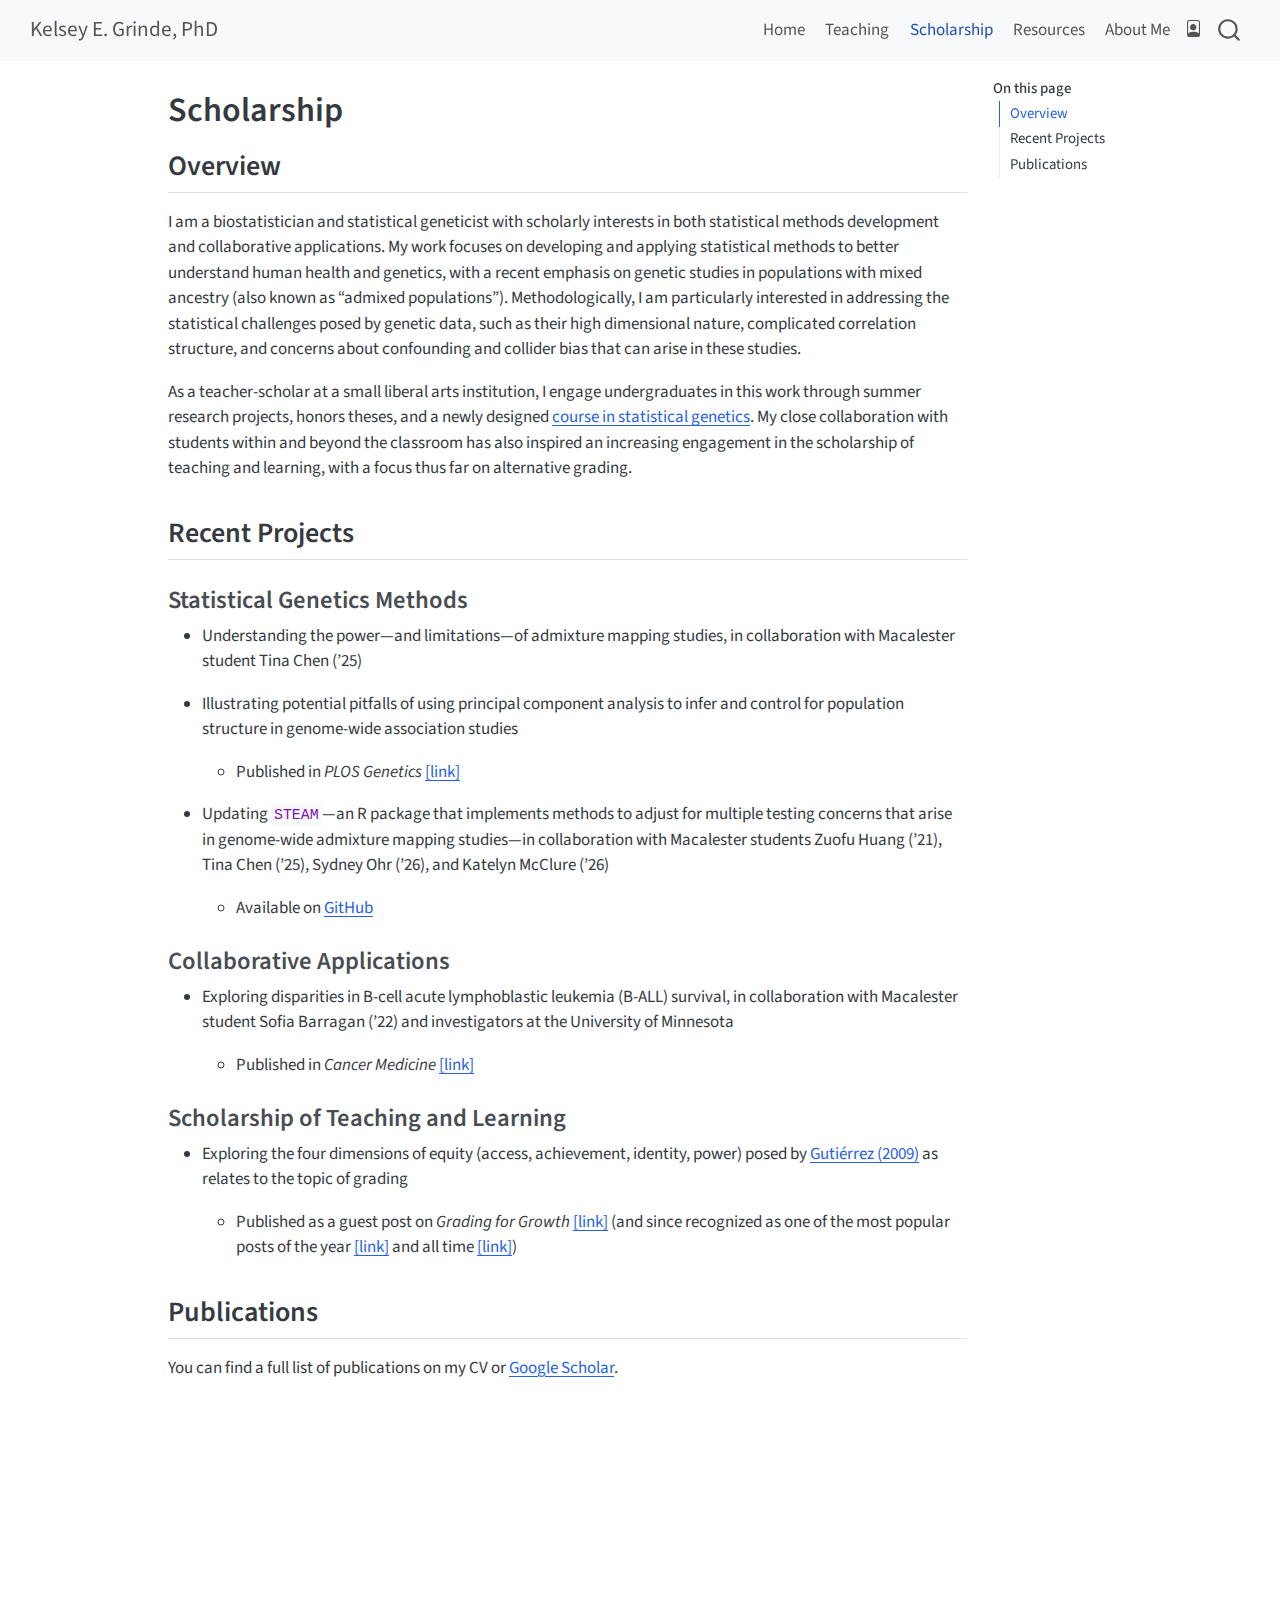
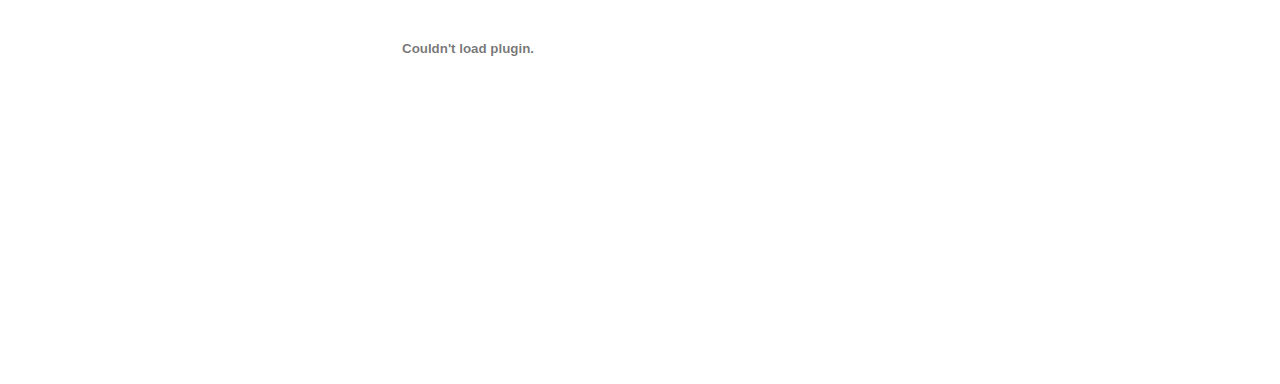
<file: docs/research.html>
<!DOCTYPE html>
<html xmlns="http://www.w3.org/1999/xhtml" lang="en" xml:lang="en"><head>

<meta charset="utf-8">
<meta name="generator" content="quarto-1.7.33">

<meta name="viewport" content="width=device-width, initial-scale=1.0, user-scalable=yes">


<title>Scholarship – Kelsey E. Grinde, PhD</title>
<style>
code{white-space: pre-wrap;}
span.smallcaps{font-variant: small-caps;}
div.columns{display: flex; gap: min(4vw, 1.5em);}
div.column{flex: auto; overflow-x: auto;}
div.hanging-indent{margin-left: 1.5em; text-indent: -1.5em;}
ul.task-list{list-style: none;}
ul.task-list li input[type="checkbox"] {
  width: 0.8em;
  margin: 0 0.8em 0.2em -1em; /* quarto-specific, see https://github.com/quarto-dev/quarto-cli/issues/4556 */ 
  vertical-align: middle;
}
</style>


<script src="site_libs/quarto-nav/quarto-nav.js"></script>
<script src="site_libs/quarto-nav/headroom.min.js"></script>
<script src="site_libs/clipboard/clipboard.min.js"></script>
<script src="site_libs/quarto-search/autocomplete.umd.js"></script>
<script src="site_libs/quarto-search/fuse.min.js"></script>
<script src="site_libs/quarto-search/quarto-search.js"></script>
<meta name="quarto:offset" content="./">
<script src="site_libs/quarto-html/quarto.js" type="module"></script>
<script src="site_libs/quarto-html/tabsets/tabsets.js" type="module"></script>
<script src="site_libs/quarto-html/popper.min.js"></script>
<script src="site_libs/quarto-html/tippy.umd.min.js"></script>
<script src="site_libs/quarto-html/anchor.min.js"></script>
<link href="site_libs/quarto-html/tippy.css" rel="stylesheet">
<link href="site_libs/quarto-html/quarto-syntax-highlighting-ea385d0e468b0dd5ea5bf0780b1290d9.css" rel="stylesheet" id="quarto-text-highlighting-styles">
<script src="site_libs/bootstrap/bootstrap.min.js"></script>
<link href="site_libs/bootstrap/bootstrap-icons.css" rel="stylesheet">
<link href="site_libs/bootstrap/bootstrap-c1fac2584b48ed01fb6e278e36375074.min.css" rel="stylesheet" append-hash="true" id="quarto-bootstrap" data-mode="light">
<script id="quarto-search-options" type="application/json">{
  "location": "navbar",
  "copy-button": false,
  "collapse-after": 3,
  "panel-placement": "end",
  "type": "overlay",
  "limit": 50,
  "keyboard-shortcut": [
    "f",
    "/",
    "s"
  ],
  "show-item-context": false,
  "language": {
    "search-no-results-text": "No results",
    "search-matching-documents-text": "matching documents",
    "search-copy-link-title": "Copy link to search",
    "search-hide-matches-text": "Hide additional matches",
    "search-more-match-text": "more match in this document",
    "search-more-matches-text": "more matches in this document",
    "search-clear-button-title": "Clear",
    "search-text-placeholder": "",
    "search-detached-cancel-button-title": "Cancel",
    "search-submit-button-title": "Submit",
    "search-label": "Search"
  }
}</script>


<link rel="stylesheet" href="styles.css">
</head>

<body class="nav-fixed quarto-light">

<div id="quarto-search-results"></div>
  <header id="quarto-header" class="headroom fixed-top">
    <nav class="navbar navbar-expand-lg " data-bs-theme="dark">
      <div class="navbar-container container-fluid">
      <div class="navbar-brand-container mx-auto">
    <a class="navbar-brand" href="./index.html">
    <span class="navbar-title">Kelsey E. Grinde, PhD</span>
    </a>
  </div>
            <div id="quarto-search" class="" title="Search"></div>
          <button class="navbar-toggler" type="button" data-bs-toggle="collapse" data-bs-target="#navbarCollapse" aria-controls="navbarCollapse" role="menu" aria-expanded="false" aria-label="Toggle navigation" onclick="if (window.quartoToggleHeadroom) { window.quartoToggleHeadroom(); }">
  <span class="navbar-toggler-icon"></span>
</button>
          <div class="collapse navbar-collapse" id="navbarCollapse">
            <ul class="navbar-nav navbar-nav-scroll ms-auto">
  <li class="nav-item">
    <a class="nav-link" href="./index.html"> 
<span class="menu-text">Home</span></a>
  </li>  
  <li class="nav-item">
    <a class="nav-link" href="./teaching/index.html"> 
<span class="menu-text">Teaching</span></a>
  </li>  
  <li class="nav-item">
    <a class="nav-link active" href="./research.html" aria-current="page"> 
<span class="menu-text">Scholarship</span></a>
  </li>  
  <li class="nav-item">
    <a class="nav-link" href="./resources.html"> 
<span class="menu-text">Resources</span></a>
  </li>  
  <li class="nav-item">
    <a class="nav-link" href="./about.html"> 
<span class="menu-text">About Me</span></a>
  </li>  
</ul>
          </div> <!-- /navcollapse -->
            <div class="quarto-navbar-tools">
    <a href="./cv/cv.pdf" title="CV" class="quarto-navigation-tool px-1" aria-label="CV"><i class="bi bi-file-person"></i></a>
</div>
      </div> <!-- /container-fluid -->
    </nav>
</header>
<!-- content -->
<div id="quarto-content" class="quarto-container page-columns page-rows-contents page-layout-article page-navbar">
<!-- sidebar -->
<!-- margin-sidebar -->
    <div id="quarto-margin-sidebar" class="sidebar margin-sidebar">
        <nav id="TOC" role="doc-toc" class="toc-active">
    <h2 id="toc-title">On this page</h2>
   
  <ul>
  <li><a href="#overview" id="toc-overview" class="nav-link active" data-scroll-target="#overview">Overview</a></li>
  <li><a href="#recent-projects" id="toc-recent-projects" class="nav-link" data-scroll-target="#recent-projects">Recent Projects</a>
  <ul class="collapse">
  <li><a href="#statistical-genetics-methods" id="toc-statistical-genetics-methods" class="nav-link" data-scroll-target="#statistical-genetics-methods">Statistical Genetics Methods</a></li>
  <li><a href="#collaborative-applications" id="toc-collaborative-applications" class="nav-link" data-scroll-target="#collaborative-applications">Collaborative Applications</a></li>
  <li><a href="#scholarship-of-teaching-and-learning" id="toc-scholarship-of-teaching-and-learning" class="nav-link" data-scroll-target="#scholarship-of-teaching-and-learning">Scholarship of Teaching and Learning</a></li>
  </ul></li>
  <li><a href="#publications" id="toc-publications" class="nav-link" data-scroll-target="#publications">Publications</a></li>
  </ul>
</nav>
    </div>
<!-- main -->
<main class="content" id="quarto-document-content">

<header id="title-block-header" class="quarto-title-block default">
<div class="quarto-title">
<h1 class="title">Scholarship</h1>
</div>



<div class="quarto-title-meta">

    
  
    
  </div>
  


</header>


<section id="overview" class="level2">
<h2 class="anchored" data-anchor-id="overview">Overview</h2>
<p>I am a biostatistician and statistical geneticist with scholarly interests in both statistical methods development and collaborative applications. My work focuses on developing and applying statistical methods to better understand human health and genetics, with a recent emphasis on genetic studies in populations with mixed ancestry (also known as “admixed populations”). Methodologically, I am particularly interested in addressing the statistical challenges posed by genetic data, such as their high dimensional nature, complicated correlation structure, and concerns about confounding and collider bias that can arise in these studies.</p>
<p>As a teacher-scholar at a small liberal arts institution, I engage undergraduates in this work through summer research projects, honors theses, and a newly designed <a href="https://mac-stat.github.io/statgen/">course in statistical genetics</a>. My close collaboration with students within and beyond the classroom has also inspired an increasing engagement in the scholarship of teaching and learning, with a focus thus far on alternative grading.</p>
<!--
My primary research interests are in the areas of biostatistics and statistical genetics. Most recently, my work has focused on developing and applying statistical methods for genetic studies in admixed populations---populations with mixed and diverse ancestry such as African Americans and Hispanics/Latinos---who have been [vastly underrepresented](https://www.nature.com/articles/538161a) in genetics research to date. 
For example, one of my recent projects developed methods and a corresponding [R package](https://github.com/GrindeLab/STEAM) (the latter of which has ongoing involved collaboration with Macalester students) for controlling for multiple testing in genome-wide admixture mapping studies. 

Methodologically, I am particularly interested in addressing the statistical challenges posed by genetic data, such as their high dimensional nature, complicated correlation structure, and concerns about confounding and collider bias that can arise in these studies. 
In general, I strive to ensure that my applied and methodological work is grounded in a deep understanding of the context (scientific, ethical, etc.) surrounding the data with which I am working. 
This often involves close collaboration with experts in other disciplines and, whenever possible, undergraduate students.
-->
</section>
<section id="recent-projects" class="level2">
<h2 class="anchored" data-anchor-id="recent-projects">Recent Projects</h2>
<!-- reorganize into tile structure? -->
<section id="statistical-genetics-methods" class="level3">
<h3 class="anchored" data-anchor-id="statistical-genetics-methods">Statistical Genetics Methods</h3>
<ul>
<li><p>Understanding the power—and limitations—of admixture mapping studies, in collaboration with Macalester student Tina Chen (’25)</p></li>
<li><p>Illustrating potential pitfalls of using principal component analysis to infer and control for population structure in genome-wide association studies</p>
<ul>
<li>Published in <em>PLOS Genetics</em> <a href="https://doi.org/10.1371/journal.pgen.1011242">[link]</a></li>
</ul></li>
<li><p>Updating <code>STEAM</code>—an R package that implements methods to adjust for multiple testing concerns that arise in genome-wide admixture mapping studies—in collaboration with Macalester students Zuofu Huang (’21), Tina Chen (’25), Sydney Ohr (’26), and Katelyn McClure (’26)</p>
<ul>
<li>Available on <a href="https://github.com/GrindeLab/STEAM">GitHub</a></li>
</ul></li>
</ul>
</section>
<section id="collaborative-applications" class="level3">
<h3 class="anchored" data-anchor-id="collaborative-applications">Collaborative Applications</h3>
<ul>
<li><p>Exploring disparities in B-cell acute lymphoblastic leukemia (B-ALL) survival, in collaboration with Macalester student Sofia Barragan (’22) and investigators at the University of Minnesota</p>
<ul>
<li>Published in <em>Cancer Medicine</em> <a href="https://doi.org/10.1002/cam4.5266">[link]</a></li>
</ul></li>
</ul>
<!--
- Visualizing circular RNA (circRNA) interactions in HIV-1 patients, in collaboration with Macalester student Abdullgadir Hayir ('22) and investigators at the University of Minnesota 

    - Paper published in *Viruses* [[link]](https://doi.org/10.3390/v14040683) and `shiny` application available [here](https://kblcircosgraph.shinyapps.io/circos/) ([code](https://github.com/GrindeLab/circRNA))
-->
</section>
<section id="scholarship-of-teaching-and-learning" class="level3">
<h3 class="anchored" data-anchor-id="scholarship-of-teaching-and-learning">Scholarship of Teaching and Learning</h3>
<!-- HERE -->
<ul>
<li><p>Exploring the four dimensions of equity (access, achievement, identity, power) posed by <a href="https://www.todos-math.org/assets/documents/TEEMv1n1excerpt.pdf">Gutiérrez (2009)</a> as relates to the topic of grading</p>
<ul>
<li>Published as a guest post on <em>Grading for Growth</em> <a href="https://gradingforgrowth.com/p/beyond-achievement?r=2ny4pq&amp;utm_campaign=post&amp;utm_medium=web">[link]</a> (and since recognized as one of the most popular posts of the year <a href="https://gradingforgrowth.com/p/grading-for-growth-a-look-back-and?utm_campaign=post&amp;utm_medium=web">[link]</a> and all time <a href="https://open.substack.com/pub/gradingforgrowth/p/the-top-5-sort-of-posts-at-grading?r=2ny4pq&amp;utm_campaign=post&amp;utm_medium=email">[link]</a>)</li>
</ul></li>
</ul>
<!--
- OER
-->
</section>
</section>
<section id="publications" class="level2">
<h2 class="anchored" data-anchor-id="publications">Publications</h2>
<p>You can find a full list of publications on my CV or <a href="https://scholar.google.com/citations?user=-lS0yWMAAAAJ&amp;hl=en">Google Scholar</a>.</p>
<embed src="../cv/cv.pdf" width="600" height="500" type="application/pdf">


</section>

</main> <!-- /main -->
<script id="quarto-html-after-body" type="application/javascript">
  window.document.addEventListener("DOMContentLoaded", function (event) {
    const icon = "";
    const anchorJS = new window.AnchorJS();
    anchorJS.options = {
      placement: 'right',
      icon: icon
    };
    anchorJS.add('.anchored');
    const isCodeAnnotation = (el) => {
      for (const clz of el.classList) {
        if (clz.startsWith('code-annotation-')) {                     
          return true;
        }
      }
      return false;
    }
    const onCopySuccess = function(e) {
      // button target
      const button = e.trigger;
      // don't keep focus
      button.blur();
      // flash "checked"
      button.classList.add('code-copy-button-checked');
      var currentTitle = button.getAttribute("title");
      button.setAttribute("title", "Copied!");
      let tooltip;
      if (window.bootstrap) {
        button.setAttribute("data-bs-toggle", "tooltip");
        button.setAttribute("data-bs-placement", "left");
        button.setAttribute("data-bs-title", "Copied!");
        tooltip = new bootstrap.Tooltip(button, 
          { trigger: "manual", 
            customClass: "code-copy-button-tooltip",
            offset: [0, -8]});
        tooltip.show();    
      }
      setTimeout(function() {
        if (tooltip) {
          tooltip.hide();
          button.removeAttribute("data-bs-title");
          button.removeAttribute("data-bs-toggle");
          button.removeAttribute("data-bs-placement");
        }
        button.setAttribute("title", currentTitle);
        button.classList.remove('code-copy-button-checked');
      }, 1000);
      // clear code selection
      e.clearSelection();
    }
    const getTextToCopy = function(trigger) {
        const codeEl = trigger.previousElementSibling.cloneNode(true);
        for (const childEl of codeEl.children) {
          if (isCodeAnnotation(childEl)) {
            childEl.remove();
          }
        }
        return codeEl.innerText;
    }
    const clipboard = new window.ClipboardJS('.code-copy-button:not([data-in-quarto-modal])', {
      text: getTextToCopy
    });
    clipboard.on('success', onCopySuccess);
    if (window.document.getElementById('quarto-embedded-source-code-modal')) {
      const clipboardModal = new window.ClipboardJS('.code-copy-button[data-in-quarto-modal]', {
        text: getTextToCopy,
        container: window.document.getElementById('quarto-embedded-source-code-modal')
      });
      clipboardModal.on('success', onCopySuccess);
    }
      var localhostRegex = new RegExp(/^(?:http|https):\/\/localhost\:?[0-9]*\//);
      var mailtoRegex = new RegExp(/^mailto:/);
        var filterRegex = new RegExp('/' + window.location.host + '/');
      var isInternal = (href) => {
          return filterRegex.test(href) || localhostRegex.test(href) || mailtoRegex.test(href);
      }
      // Inspect non-navigation links and adorn them if external
     var links = window.document.querySelectorAll('a[href]:not(.nav-link):not(.navbar-brand):not(.toc-action):not(.sidebar-link):not(.sidebar-item-toggle):not(.pagination-link):not(.no-external):not([aria-hidden]):not(.dropdown-item):not(.quarto-navigation-tool):not(.about-link)');
      for (var i=0; i<links.length; i++) {
        const link = links[i];
        if (!isInternal(link.href)) {
          // undo the damage that might have been done by quarto-nav.js in the case of
          // links that we want to consider external
          if (link.dataset.originalHref !== undefined) {
            link.href = link.dataset.originalHref;
          }
        }
      }
    function tippyHover(el, contentFn, onTriggerFn, onUntriggerFn) {
      const config = {
        allowHTML: true,
        maxWidth: 500,
        delay: 100,
        arrow: false,
        appendTo: function(el) {
            return el.parentElement;
        },
        interactive: true,
        interactiveBorder: 10,
        theme: 'quarto',
        placement: 'bottom-start',
      };
      if (contentFn) {
        config.content = contentFn;
      }
      if (onTriggerFn) {
        config.onTrigger = onTriggerFn;
      }
      if (onUntriggerFn) {
        config.onUntrigger = onUntriggerFn;
      }
      window.tippy(el, config); 
    }
    const noterefs = window.document.querySelectorAll('a[role="doc-noteref"]');
    for (var i=0; i<noterefs.length; i++) {
      const ref = noterefs[i];
      tippyHover(ref, function() {
        // use id or data attribute instead here
        let href = ref.getAttribute('data-footnote-href') || ref.getAttribute('href');
        try { href = new URL(href).hash; } catch {}
        const id = href.replace(/^#\/?/, "");
        const note = window.document.getElementById(id);
        if (note) {
          return note.innerHTML;
        } else {
          return "";
        }
      });
    }
    const xrefs = window.document.querySelectorAll('a.quarto-xref');
    const processXRef = (id, note) => {
      // Strip column container classes
      const stripColumnClz = (el) => {
        el.classList.remove("page-full", "page-columns");
        if (el.children) {
          for (const child of el.children) {
            stripColumnClz(child);
          }
        }
      }
      stripColumnClz(note)
      if (id === null || id.startsWith('sec-')) {
        // Special case sections, only their first couple elements
        const container = document.createElement("div");
        if (note.children && note.children.length > 2) {
          container.appendChild(note.children[0].cloneNode(true));
          for (let i = 1; i < note.children.length; i++) {
            const child = note.children[i];
            if (child.tagName === "P" && child.innerText === "") {
              continue;
            } else {
              container.appendChild(child.cloneNode(true));
              break;
            }
          }
          if (window.Quarto?.typesetMath) {
            window.Quarto.typesetMath(container);
          }
          return container.innerHTML
        } else {
          if (window.Quarto?.typesetMath) {
            window.Quarto.typesetMath(note);
          }
          return note.innerHTML;
        }
      } else {
        // Remove any anchor links if they are present
        const anchorLink = note.querySelector('a.anchorjs-link');
        if (anchorLink) {
          anchorLink.remove();
        }
        if (window.Quarto?.typesetMath) {
          window.Quarto.typesetMath(note);
        }
        if (note.classList.contains("callout")) {
          return note.outerHTML;
        } else {
          return note.innerHTML;
        }
      }
    }
    for (var i=0; i<xrefs.length; i++) {
      const xref = xrefs[i];
      tippyHover(xref, undefined, function(instance) {
        instance.disable();
        let url = xref.getAttribute('href');
        let hash = undefined; 
        if (url.startsWith('#')) {
          hash = url;
        } else {
          try { hash = new URL(url).hash; } catch {}
        }
        if (hash) {
          const id = hash.replace(/^#\/?/, "");
          const note = window.document.getElementById(id);
          if (note !== null) {
            try {
              const html = processXRef(id, note.cloneNode(true));
              instance.setContent(html);
            } finally {
              instance.enable();
              instance.show();
            }
          } else {
            // See if we can fetch this
            fetch(url.split('#')[0])
            .then(res => res.text())
            .then(html => {
              const parser = new DOMParser();
              const htmlDoc = parser.parseFromString(html, "text/html");
              const note = htmlDoc.getElementById(id);
              if (note !== null) {
                const html = processXRef(id, note);
                instance.setContent(html);
              } 
            }).finally(() => {
              instance.enable();
              instance.show();
            });
          }
        } else {
          // See if we can fetch a full url (with no hash to target)
          // This is a special case and we should probably do some content thinning / targeting
          fetch(url)
          .then(res => res.text())
          .then(html => {
            const parser = new DOMParser();
            const htmlDoc = parser.parseFromString(html, "text/html");
            const note = htmlDoc.querySelector('main.content');
            if (note !== null) {
              // This should only happen for chapter cross references
              // (since there is no id in the URL)
              // remove the first header
              if (note.children.length > 0 && note.children[0].tagName === "HEADER") {
                note.children[0].remove();
              }
              const html = processXRef(null, note);
              instance.setContent(html);
            } 
          }).finally(() => {
            instance.enable();
            instance.show();
          });
        }
      }, function(instance) {
      });
    }
        let selectedAnnoteEl;
        const selectorForAnnotation = ( cell, annotation) => {
          let cellAttr = 'data-code-cell="' + cell + '"';
          let lineAttr = 'data-code-annotation="' +  annotation + '"';
          const selector = 'span[' + cellAttr + '][' + lineAttr + ']';
          return selector;
        }
        const selectCodeLines = (annoteEl) => {
          const doc = window.document;
          const targetCell = annoteEl.getAttribute("data-target-cell");
          const targetAnnotation = annoteEl.getAttribute("data-target-annotation");
          const annoteSpan = window.document.querySelector(selectorForAnnotation(targetCell, targetAnnotation));
          const lines = annoteSpan.getAttribute("data-code-lines").split(",");
          const lineIds = lines.map((line) => {
            return targetCell + "-" + line;
          })
          let top = null;
          let height = null;
          let parent = null;
          if (lineIds.length > 0) {
              //compute the position of the single el (top and bottom and make a div)
              const el = window.document.getElementById(lineIds[0]);
              top = el.offsetTop;
              height = el.offsetHeight;
              parent = el.parentElement.parentElement;
            if (lineIds.length > 1) {
              const lastEl = window.document.getElementById(lineIds[lineIds.length - 1]);
              const bottom = lastEl.offsetTop + lastEl.offsetHeight;
              height = bottom - top;
            }
            if (top !== null && height !== null && parent !== null) {
              // cook up a div (if necessary) and position it 
              let div = window.document.getElementById("code-annotation-line-highlight");
              if (div === null) {
                div = window.document.createElement("div");
                div.setAttribute("id", "code-annotation-line-highlight");
                div.style.position = 'absolute';
                parent.appendChild(div);
              }
              div.style.top = top - 2 + "px";
              div.style.height = height + 4 + "px";
              div.style.left = 0;
              let gutterDiv = window.document.getElementById("code-annotation-line-highlight-gutter");
              if (gutterDiv === null) {
                gutterDiv = window.document.createElement("div");
                gutterDiv.setAttribute("id", "code-annotation-line-highlight-gutter");
                gutterDiv.style.position = 'absolute';
                const codeCell = window.document.getElementById(targetCell);
                const gutter = codeCell.querySelector('.code-annotation-gutter');
                gutter.appendChild(gutterDiv);
              }
              gutterDiv.style.top = top - 2 + "px";
              gutterDiv.style.height = height + 4 + "px";
            }
            selectedAnnoteEl = annoteEl;
          }
        };
        const unselectCodeLines = () => {
          const elementsIds = ["code-annotation-line-highlight", "code-annotation-line-highlight-gutter"];
          elementsIds.forEach((elId) => {
            const div = window.document.getElementById(elId);
            if (div) {
              div.remove();
            }
          });
          selectedAnnoteEl = undefined;
        };
          // Handle positioning of the toggle
      window.addEventListener(
        "resize",
        throttle(() => {
          elRect = undefined;
          if (selectedAnnoteEl) {
            selectCodeLines(selectedAnnoteEl);
          }
        }, 10)
      );
      function throttle(fn, ms) {
      let throttle = false;
      let timer;
        return (...args) => {
          if(!throttle) { // first call gets through
              fn.apply(this, args);
              throttle = true;
          } else { // all the others get throttled
              if(timer) clearTimeout(timer); // cancel #2
              timer = setTimeout(() => {
                fn.apply(this, args);
                timer = throttle = false;
              }, ms);
          }
        };
      }
        // Attach click handler to the DT
        const annoteDls = window.document.querySelectorAll('dt[data-target-cell]');
        for (const annoteDlNode of annoteDls) {
          annoteDlNode.addEventListener('click', (event) => {
            const clickedEl = event.target;
            if (clickedEl !== selectedAnnoteEl) {
              unselectCodeLines();
              const activeEl = window.document.querySelector('dt[data-target-cell].code-annotation-active');
              if (activeEl) {
                activeEl.classList.remove('code-annotation-active');
              }
              selectCodeLines(clickedEl);
              clickedEl.classList.add('code-annotation-active');
            } else {
              // Unselect the line
              unselectCodeLines();
              clickedEl.classList.remove('code-annotation-active');
            }
          });
        }
    const findCites = (el) => {
      const parentEl = el.parentElement;
      if (parentEl) {
        const cites = parentEl.dataset.cites;
        if (cites) {
          return {
            el,
            cites: cites.split(' ')
          };
        } else {
          return findCites(el.parentElement)
        }
      } else {
        return undefined;
      }
    };
    var bibliorefs = window.document.querySelectorAll('a[role="doc-biblioref"]');
    for (var i=0; i<bibliorefs.length; i++) {
      const ref = bibliorefs[i];
      const citeInfo = findCites(ref);
      if (citeInfo) {
        tippyHover(citeInfo.el, function() {
          var popup = window.document.createElement('div');
          citeInfo.cites.forEach(function(cite) {
            var citeDiv = window.document.createElement('div');
            citeDiv.classList.add('hanging-indent');
            citeDiv.classList.add('csl-entry');
            var biblioDiv = window.document.getElementById('ref-' + cite);
            if (biblioDiv) {
              citeDiv.innerHTML = biblioDiv.innerHTML;
            }
            popup.appendChild(citeDiv);
          });
          return popup.innerHTML;
        });
      }
    }
  });
  </script>
</div> <!-- /content -->




</body></html>
</file>
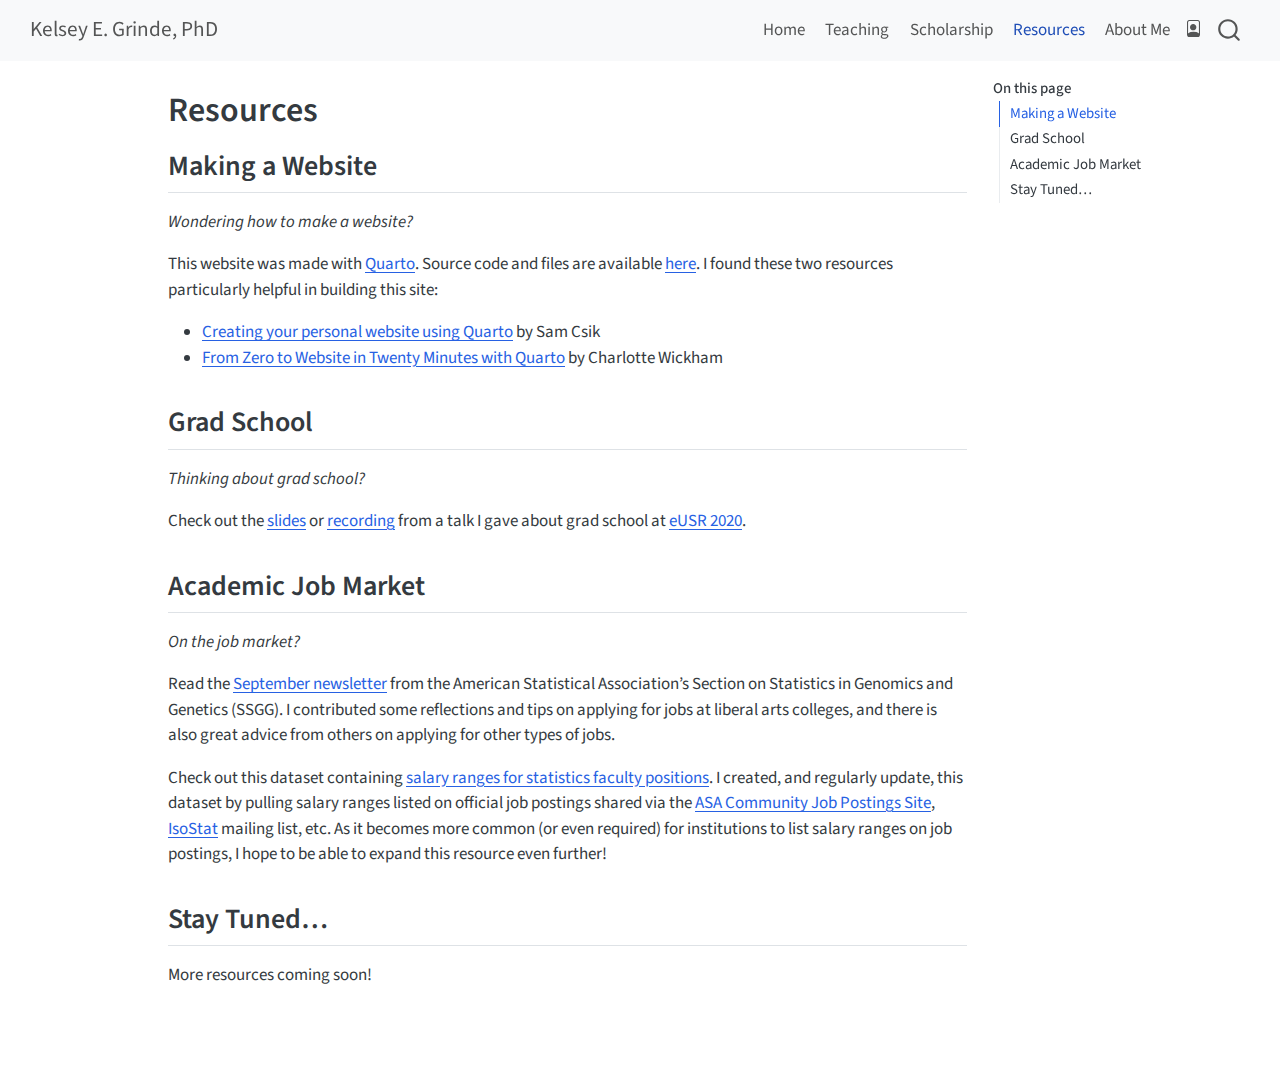
<file: docs/resources.html>
<!DOCTYPE html>
<html xmlns="http://www.w3.org/1999/xhtml" lang="en" xml:lang="en"><head>

<meta charset="utf-8">
<meta name="generator" content="quarto-1.5.57">

<meta name="viewport" content="width=device-width, initial-scale=1.0, user-scalable=yes">


<title>Resources – Kelsey E. Grinde, PhD</title>
<style>
code{white-space: pre-wrap;}
span.smallcaps{font-variant: small-caps;}
div.columns{display: flex; gap: min(4vw, 1.5em);}
div.column{flex: auto; overflow-x: auto;}
div.hanging-indent{margin-left: 1.5em; text-indent: -1.5em;}
ul.task-list{list-style: none;}
ul.task-list li input[type="checkbox"] {
  width: 0.8em;
  margin: 0 0.8em 0.2em -1em; /* quarto-specific, see https://github.com/quarto-dev/quarto-cli/issues/4556 */ 
  vertical-align: middle;
}
</style>


<script src="site_libs/quarto-nav/quarto-nav.js"></script>
<script src="site_libs/quarto-nav/headroom.min.js"></script>
<script src="site_libs/clipboard/clipboard.min.js"></script>
<script src="site_libs/quarto-search/autocomplete.umd.js"></script>
<script src="site_libs/quarto-search/fuse.min.js"></script>
<script src="site_libs/quarto-search/quarto-search.js"></script>
<meta name="quarto:offset" content="./">
<script src="site_libs/quarto-html/quarto.js"></script>
<script src="site_libs/quarto-html/popper.min.js"></script>
<script src="site_libs/quarto-html/tippy.umd.min.js"></script>
<script src="site_libs/quarto-html/anchor.min.js"></script>
<link href="site_libs/quarto-html/tippy.css" rel="stylesheet">
<link href="site_libs/quarto-html/quarto-syntax-highlighting.css" rel="stylesheet" id="quarto-text-highlighting-styles">
<script src="site_libs/bootstrap/bootstrap.min.js"></script>
<link href="site_libs/bootstrap/bootstrap-icons.css" rel="stylesheet">
<link href="site_libs/bootstrap/bootstrap.min.css" rel="stylesheet" id="quarto-bootstrap" data-mode="light">
<script id="quarto-search-options" type="application/json">{
  "location": "navbar",
  "copy-button": false,
  "collapse-after": 3,
  "panel-placement": "end",
  "type": "overlay",
  "limit": 50,
  "keyboard-shortcut": [
    "f",
    "/",
    "s"
  ],
  "show-item-context": false,
  "language": {
    "search-no-results-text": "No results",
    "search-matching-documents-text": "matching documents",
    "search-copy-link-title": "Copy link to search",
    "search-hide-matches-text": "Hide additional matches",
    "search-more-match-text": "more match in this document",
    "search-more-matches-text": "more matches in this document",
    "search-clear-button-title": "Clear",
    "search-text-placeholder": "",
    "search-detached-cancel-button-title": "Cancel",
    "search-submit-button-title": "Submit",
    "search-label": "Search"
  }
}</script>


<link rel="stylesheet" href="styles.css">
</head>

<body class="nav-fixed">

<div id="quarto-search-results"></div>
  <header id="quarto-header" class="headroom fixed-top">
    <nav class="navbar navbar-expand-lg " data-bs-theme="dark">
      <div class="navbar-container container-fluid">
      <div class="navbar-brand-container mx-auto">
    <a class="navbar-brand" href="./index.html">
    <span class="navbar-title">Kelsey E. Grinde, PhD</span>
    </a>
  </div>
            <div id="quarto-search" class="" title="Search"></div>
          <button class="navbar-toggler" type="button" data-bs-toggle="collapse" data-bs-target="#navbarCollapse" aria-controls="navbarCollapse" role="menu" aria-expanded="false" aria-label="Toggle navigation" onclick="if (window.quartoToggleHeadroom) { window.quartoToggleHeadroom(); }">
  <span class="navbar-toggler-icon"></span>
</button>
          <div class="collapse navbar-collapse" id="navbarCollapse">
            <ul class="navbar-nav navbar-nav-scroll ms-auto">
  <li class="nav-item">
    <a class="nav-link" href="./index.html"> 
<span class="menu-text">Home</span></a>
  </li>  
  <li class="nav-item">
    <a class="nav-link" href="./teaching/index.html"> 
<span class="menu-text">Teaching</span></a>
  </li>  
  <li class="nav-item">
    <a class="nav-link" href="./research.html"> 
<span class="menu-text">Scholarship</span></a>
  </li>  
  <li class="nav-item">
    <a class="nav-link active" href="./resources.html" aria-current="page"> 
<span class="menu-text">Resources</span></a>
  </li>  
  <li class="nav-item">
    <a class="nav-link" href="./about.html"> 
<span class="menu-text">About Me</span></a>
  </li>  
</ul>
          </div> <!-- /navcollapse -->
            <div class="quarto-navbar-tools">
    <a href="./cv/cv.pdf" title="CV" class="quarto-navigation-tool px-1" aria-label="CV"><i class="bi bi-file-person"></i></a>
</div>
      </div> <!-- /container-fluid -->
    </nav>
</header>
<!-- content -->
<div id="quarto-content" class="quarto-container page-columns page-rows-contents page-layout-article page-navbar">
<!-- sidebar -->
<!-- margin-sidebar -->
    <div id="quarto-margin-sidebar" class="sidebar margin-sidebar">
        <nav id="TOC" role="doc-toc" class="toc-active">
    <h2 id="toc-title">On this page</h2>
   
  <ul>
  <li><a href="#making-a-website" id="toc-making-a-website" class="nav-link active" data-scroll-target="#making-a-website">Making a Website</a></li>
  <li><a href="#grad-school" id="toc-grad-school" class="nav-link" data-scroll-target="#grad-school">Grad School</a></li>
  <li><a href="#academic-job-market" id="toc-academic-job-market" class="nav-link" data-scroll-target="#academic-job-market">Academic Job Market</a></li>
  <li><a href="#stay-tuned" id="toc-stay-tuned" class="nav-link" data-scroll-target="#stay-tuned">Stay Tuned…</a></li>
  </ul>
</nav>
    </div>
<!-- main -->
<main class="content" id="quarto-document-content">

<header id="title-block-header" class="quarto-title-block default">
<div class="quarto-title">
<h1 class="title">Resources</h1>
</div>



<div class="quarto-title-meta">

    
  
    
  </div>
  


</header>


<section id="making-a-website" class="level2">
<h2 class="anchored" data-anchor-id="making-a-website">Making a Website</h2>
<p><em>Wondering how to make a website?</em></p>
<p>This website was made with <a href="https://quarto.org/">Quarto</a>. Source code and files are available <a href="https://github.com/kegrinde/kegrinde.github.io">here</a>. I found these two resources particularly helpful in building this site:</p>
<ul>
<li><a href="https://ucsb-meds.github.io/creating-quarto-websites/">Creating your personal website using Quarto</a> by Sam Csik</li>
<li><a href="https://mine-cetinkaya-rundel.github.io/quarto-world-of-possibilities-jsm24/talks/3-websites/">From Zero to Website in Twenty Minutes with Quarto</a> by Charlotte Wickham</li>
</ul>
</section>
<section id="grad-school" class="level2">
<h2 class="anchored" data-anchor-id="grad-school">Grad School</h2>
<p><em>Thinking about grad school?</em></p>
<p>Check out the <a href="https://docs.google.com/presentation/d/1wFTzt58C2ajQDycrpa6lSuetHdyVZG36GfLgTiCqJ1w/edit?usp=sharing">slides</a> or <a href="https://www.causeweb.org/usproc/eusrc/2020/program/grad-school-panel">recording</a> from a talk I gave about grad school at <a href="https://www.causeweb.org/usproc/eusrc/2020/program">eUSR 2020</a>.</p>
</section>
<section id="academic-job-market" class="level2">
<h2 class="anchored" data-anchor-id="academic-job-market">Academic Job Market</h2>
<p><em>On the job market?</em></p>
<p>Read the <a href="https://higherlogicdownload.s3.amazonaws.com/AMSTAT/6d11267c-5862-4c31-9f1e-f5a52a11ea5f/UploadedImages/Newsletters/Newsletter_SSGG_2021Sept_final.pdf">September newsletter</a> from the American Statistical Association’s Section on Statistics in Genomics and Genetics (SSGG). I contributed some reflections and tips on applying for jobs at liberal arts colleges, and there is also great advice from others on applying for other types of jobs.</p>
<p>Check out this dataset containing <a href="https://docs.google.com/spreadsheets/d/1gMnTXCZ9-FI2sCsHf46_BPRKpOv0XBqdTdRTNh2o7Go/edit?usp=sharing">salary ranges for statistics faculty positions</a>. I created, and regularly update, this dataset by pulling salary ranges listed on official job postings shared via the <a href="https://community.amstat.org/communities/community-home?CommunityKey=a592271d-a7f0-448f-aa36-c0d008217f56">ASA Community Job Postings Site</a>, <a href="https://community.amstat.org/isolatedstatisticians/home">IsoStat</a> mailing list, etc. As it becomes more common (or even required) for institutions to list salary ranges on job postings, I hope to be able to expand this resource even further!</p>
</section>
<section id="stay-tuned" class="level2">
<h2 class="anchored" data-anchor-id="stay-tuned">Stay Tuned…</h2>
<p>More resources coming soon!</p>
<!-- add summer research list -->
<!-- link to Brianna's resources page -->


</section>

</main> <!-- /main -->
<script id="quarto-html-after-body" type="application/javascript">
window.document.addEventListener("DOMContentLoaded", function (event) {
  const toggleBodyColorMode = (bsSheetEl) => {
    const mode = bsSheetEl.getAttribute("data-mode");
    const bodyEl = window.document.querySelector("body");
    if (mode === "dark") {
      bodyEl.classList.add("quarto-dark");
      bodyEl.classList.remove("quarto-light");
    } else {
      bodyEl.classList.add("quarto-light");
      bodyEl.classList.remove("quarto-dark");
    }
  }
  const toggleBodyColorPrimary = () => {
    const bsSheetEl = window.document.querySelector("link#quarto-bootstrap");
    if (bsSheetEl) {
      toggleBodyColorMode(bsSheetEl);
    }
  }
  toggleBodyColorPrimary();  
  const icon = "";
  const anchorJS = new window.AnchorJS();
  anchorJS.options = {
    placement: 'right',
    icon: icon
  };
  anchorJS.add('.anchored');
  const isCodeAnnotation = (el) => {
    for (const clz of el.classList) {
      if (clz.startsWith('code-annotation-')) {                     
        return true;
      }
    }
    return false;
  }
  const onCopySuccess = function(e) {
    // button target
    const button = e.trigger;
    // don't keep focus
    button.blur();
    // flash "checked"
    button.classList.add('code-copy-button-checked');
    var currentTitle = button.getAttribute("title");
    button.setAttribute("title", "Copied!");
    let tooltip;
    if (window.bootstrap) {
      button.setAttribute("data-bs-toggle", "tooltip");
      button.setAttribute("data-bs-placement", "left");
      button.setAttribute("data-bs-title", "Copied!");
      tooltip = new bootstrap.Tooltip(button, 
        { trigger: "manual", 
          customClass: "code-copy-button-tooltip",
          offset: [0, -8]});
      tooltip.show();    
    }
    setTimeout(function() {
      if (tooltip) {
        tooltip.hide();
        button.removeAttribute("data-bs-title");
        button.removeAttribute("data-bs-toggle");
        button.removeAttribute("data-bs-placement");
      }
      button.setAttribute("title", currentTitle);
      button.classList.remove('code-copy-button-checked');
    }, 1000);
    // clear code selection
    e.clearSelection();
  }
  const getTextToCopy = function(trigger) {
      const codeEl = trigger.previousElementSibling.cloneNode(true);
      for (const childEl of codeEl.children) {
        if (isCodeAnnotation(childEl)) {
          childEl.remove();
        }
      }
      return codeEl.innerText;
  }
  const clipboard = new window.ClipboardJS('.code-copy-button:not([data-in-quarto-modal])', {
    text: getTextToCopy
  });
  clipboard.on('success', onCopySuccess);
  if (window.document.getElementById('quarto-embedded-source-code-modal')) {
    // For code content inside modals, clipBoardJS needs to be initialized with a container option
    // TODO: Check when it could be a function (https://github.com/zenorocha/clipboard.js/issues/860)
    const clipboardModal = new window.ClipboardJS('.code-copy-button[data-in-quarto-modal]', {
      text: getTextToCopy,
      container: window.document.getElementById('quarto-embedded-source-code-modal')
    });
    clipboardModal.on('success', onCopySuccess);
  }
    var localhostRegex = new RegExp(/^(?:http|https):\/\/localhost\:?[0-9]*\//);
    var mailtoRegex = new RegExp(/^mailto:/);
      var filterRegex = new RegExp('/' + window.location.host + '/');
    var isInternal = (href) => {
        return filterRegex.test(href) || localhostRegex.test(href) || mailtoRegex.test(href);
    }
    // Inspect non-navigation links and adorn them if external
 	var links = window.document.querySelectorAll('a[href]:not(.nav-link):not(.navbar-brand):not(.toc-action):not(.sidebar-link):not(.sidebar-item-toggle):not(.pagination-link):not(.no-external):not([aria-hidden]):not(.dropdown-item):not(.quarto-navigation-tool):not(.about-link)');
    for (var i=0; i<links.length; i++) {
      const link = links[i];
      if (!isInternal(link.href)) {
        // undo the damage that might have been done by quarto-nav.js in the case of
        // links that we want to consider external
        if (link.dataset.originalHref !== undefined) {
          link.href = link.dataset.originalHref;
        }
      }
    }
  function tippyHover(el, contentFn, onTriggerFn, onUntriggerFn) {
    const config = {
      allowHTML: true,
      maxWidth: 500,
      delay: 100,
      arrow: false,
      appendTo: function(el) {
          return el.parentElement;
      },
      interactive: true,
      interactiveBorder: 10,
      theme: 'quarto',
      placement: 'bottom-start',
    };
    if (contentFn) {
      config.content = contentFn;
    }
    if (onTriggerFn) {
      config.onTrigger = onTriggerFn;
    }
    if (onUntriggerFn) {
      config.onUntrigger = onUntriggerFn;
    }
    window.tippy(el, config); 
  }
  const noterefs = window.document.querySelectorAll('a[role="doc-noteref"]');
  for (var i=0; i<noterefs.length; i++) {
    const ref = noterefs[i];
    tippyHover(ref, function() {
      // use id or data attribute instead here
      let href = ref.getAttribute('data-footnote-href') || ref.getAttribute('href');
      try { href = new URL(href).hash; } catch {}
      const id = href.replace(/^#\/?/, "");
      const note = window.document.getElementById(id);
      if (note) {
        return note.innerHTML;
      } else {
        return "";
      }
    });
  }
  const xrefs = window.document.querySelectorAll('a.quarto-xref');
  const processXRef = (id, note) => {
    // Strip column container classes
    const stripColumnClz = (el) => {
      el.classList.remove("page-full", "page-columns");
      if (el.children) {
        for (const child of el.children) {
          stripColumnClz(child);
        }
      }
    }
    stripColumnClz(note)
    if (id === null || id.startsWith('sec-')) {
      // Special case sections, only their first couple elements
      const container = document.createElement("div");
      if (note.children && note.children.length > 2) {
        container.appendChild(note.children[0].cloneNode(true));
        for (let i = 1; i < note.children.length; i++) {
          const child = note.children[i];
          if (child.tagName === "P" && child.innerText === "") {
            continue;
          } else {
            container.appendChild(child.cloneNode(true));
            break;
          }
        }
        if (window.Quarto?.typesetMath) {
          window.Quarto.typesetMath(container);
        }
        return container.innerHTML
      } else {
        if (window.Quarto?.typesetMath) {
          window.Quarto.typesetMath(note);
        }
        return note.innerHTML;
      }
    } else {
      // Remove any anchor links if they are present
      const anchorLink = note.querySelector('a.anchorjs-link');
      if (anchorLink) {
        anchorLink.remove();
      }
      if (window.Quarto?.typesetMath) {
        window.Quarto.typesetMath(note);
      }
      // TODO in 1.5, we should make sure this works without a callout special case
      if (note.classList.contains("callout")) {
        return note.outerHTML;
      } else {
        return note.innerHTML;
      }
    }
  }
  for (var i=0; i<xrefs.length; i++) {
    const xref = xrefs[i];
    tippyHover(xref, undefined, function(instance) {
      instance.disable();
      let url = xref.getAttribute('href');
      let hash = undefined; 
      if (url.startsWith('#')) {
        hash = url;
      } else {
        try { hash = new URL(url).hash; } catch {}
      }
      if (hash) {
        const id = hash.replace(/^#\/?/, "");
        const note = window.document.getElementById(id);
        if (note !== null) {
          try {
            const html = processXRef(id, note.cloneNode(true));
            instance.setContent(html);
          } finally {
            instance.enable();
            instance.show();
          }
        } else {
          // See if we can fetch this
          fetch(url.split('#')[0])
          .then(res => res.text())
          .then(html => {
            const parser = new DOMParser();
            const htmlDoc = parser.parseFromString(html, "text/html");
            const note = htmlDoc.getElementById(id);
            if (note !== null) {
              const html = processXRef(id, note);
              instance.setContent(html);
            } 
          }).finally(() => {
            instance.enable();
            instance.show();
          });
        }
      } else {
        // See if we can fetch a full url (with no hash to target)
        // This is a special case and we should probably do some content thinning / targeting
        fetch(url)
        .then(res => res.text())
        .then(html => {
          const parser = new DOMParser();
          const htmlDoc = parser.parseFromString(html, "text/html");
          const note = htmlDoc.querySelector('main.content');
          if (note !== null) {
            // This should only happen for chapter cross references
            // (since there is no id in the URL)
            // remove the first header
            if (note.children.length > 0 && note.children[0].tagName === "HEADER") {
              note.children[0].remove();
            }
            const html = processXRef(null, note);
            instance.setContent(html);
          } 
        }).finally(() => {
          instance.enable();
          instance.show();
        });
      }
    }, function(instance) {
    });
  }
      let selectedAnnoteEl;
      const selectorForAnnotation = ( cell, annotation) => {
        let cellAttr = 'data-code-cell="' + cell + '"';
        let lineAttr = 'data-code-annotation="' +  annotation + '"';
        const selector = 'span[' + cellAttr + '][' + lineAttr + ']';
        return selector;
      }
      const selectCodeLines = (annoteEl) => {
        const doc = window.document;
        const targetCell = annoteEl.getAttribute("data-target-cell");
        const targetAnnotation = annoteEl.getAttribute("data-target-annotation");
        const annoteSpan = window.document.querySelector(selectorForAnnotation(targetCell, targetAnnotation));
        const lines = annoteSpan.getAttribute("data-code-lines").split(",");
        const lineIds = lines.map((line) => {
          return targetCell + "-" + line;
        })
        let top = null;
        let height = null;
        let parent = null;
        if (lineIds.length > 0) {
            //compute the position of the single el (top and bottom and make a div)
            const el = window.document.getElementById(lineIds[0]);
            top = el.offsetTop;
            height = el.offsetHeight;
            parent = el.parentElement.parentElement;
          if (lineIds.length > 1) {
            const lastEl = window.document.getElementById(lineIds[lineIds.length - 1]);
            const bottom = lastEl.offsetTop + lastEl.offsetHeight;
            height = bottom - top;
          }
          if (top !== null && height !== null && parent !== null) {
            // cook up a div (if necessary) and position it 
            let div = window.document.getElementById("code-annotation-line-highlight");
            if (div === null) {
              div = window.document.createElement("div");
              div.setAttribute("id", "code-annotation-line-highlight");
              div.style.position = 'absolute';
              parent.appendChild(div);
            }
            div.style.top = top - 2 + "px";
            div.style.height = height + 4 + "px";
            div.style.left = 0;
            let gutterDiv = window.document.getElementById("code-annotation-line-highlight-gutter");
            if (gutterDiv === null) {
              gutterDiv = window.document.createElement("div");
              gutterDiv.setAttribute("id", "code-annotation-line-highlight-gutter");
              gutterDiv.style.position = 'absolute';
              const codeCell = window.document.getElementById(targetCell);
              const gutter = codeCell.querySelector('.code-annotation-gutter');
              gutter.appendChild(gutterDiv);
            }
            gutterDiv.style.top = top - 2 + "px";
            gutterDiv.style.height = height + 4 + "px";
          }
          selectedAnnoteEl = annoteEl;
        }
      };
      const unselectCodeLines = () => {
        const elementsIds = ["code-annotation-line-highlight", "code-annotation-line-highlight-gutter"];
        elementsIds.forEach((elId) => {
          const div = window.document.getElementById(elId);
          if (div) {
            div.remove();
          }
        });
        selectedAnnoteEl = undefined;
      };
        // Handle positioning of the toggle
    window.addEventListener(
      "resize",
      throttle(() => {
        elRect = undefined;
        if (selectedAnnoteEl) {
          selectCodeLines(selectedAnnoteEl);
        }
      }, 10)
    );
    function throttle(fn, ms) {
    let throttle = false;
    let timer;
      return (...args) => {
        if(!throttle) { // first call gets through
            fn.apply(this, args);
            throttle = true;
        } else { // all the others get throttled
            if(timer) clearTimeout(timer); // cancel #2
            timer = setTimeout(() => {
              fn.apply(this, args);
              timer = throttle = false;
            }, ms);
        }
      };
    }
      // Attach click handler to the DT
      const annoteDls = window.document.querySelectorAll('dt[data-target-cell]');
      for (const annoteDlNode of annoteDls) {
        annoteDlNode.addEventListener('click', (event) => {
          const clickedEl = event.target;
          if (clickedEl !== selectedAnnoteEl) {
            unselectCodeLines();
            const activeEl = window.document.querySelector('dt[data-target-cell].code-annotation-active');
            if (activeEl) {
              activeEl.classList.remove('code-annotation-active');
            }
            selectCodeLines(clickedEl);
            clickedEl.classList.add('code-annotation-active');
          } else {
            // Unselect the line
            unselectCodeLines();
            clickedEl.classList.remove('code-annotation-active');
          }
        });
      }
  const findCites = (el) => {
    const parentEl = el.parentElement;
    if (parentEl) {
      const cites = parentEl.dataset.cites;
      if (cites) {
        return {
          el,
          cites: cites.split(' ')
        };
      } else {
        return findCites(el.parentElement)
      }
    } else {
      return undefined;
    }
  };
  var bibliorefs = window.document.querySelectorAll('a[role="doc-biblioref"]');
  for (var i=0; i<bibliorefs.length; i++) {
    const ref = bibliorefs[i];
    const citeInfo = findCites(ref);
    if (citeInfo) {
      tippyHover(citeInfo.el, function() {
        var popup = window.document.createElement('div');
        citeInfo.cites.forEach(function(cite) {
          var citeDiv = window.document.createElement('div');
          citeDiv.classList.add('hanging-indent');
          citeDiv.classList.add('csl-entry');
          var biblioDiv = window.document.getElementById('ref-' + cite);
          if (biblioDiv) {
            citeDiv.innerHTML = biblioDiv.innerHTML;
          }
          popup.appendChild(citeDiv);
        });
        return popup.innerHTML;
      });
    }
  }
});
</script>
</div> <!-- /content -->




</body></html>
</file>
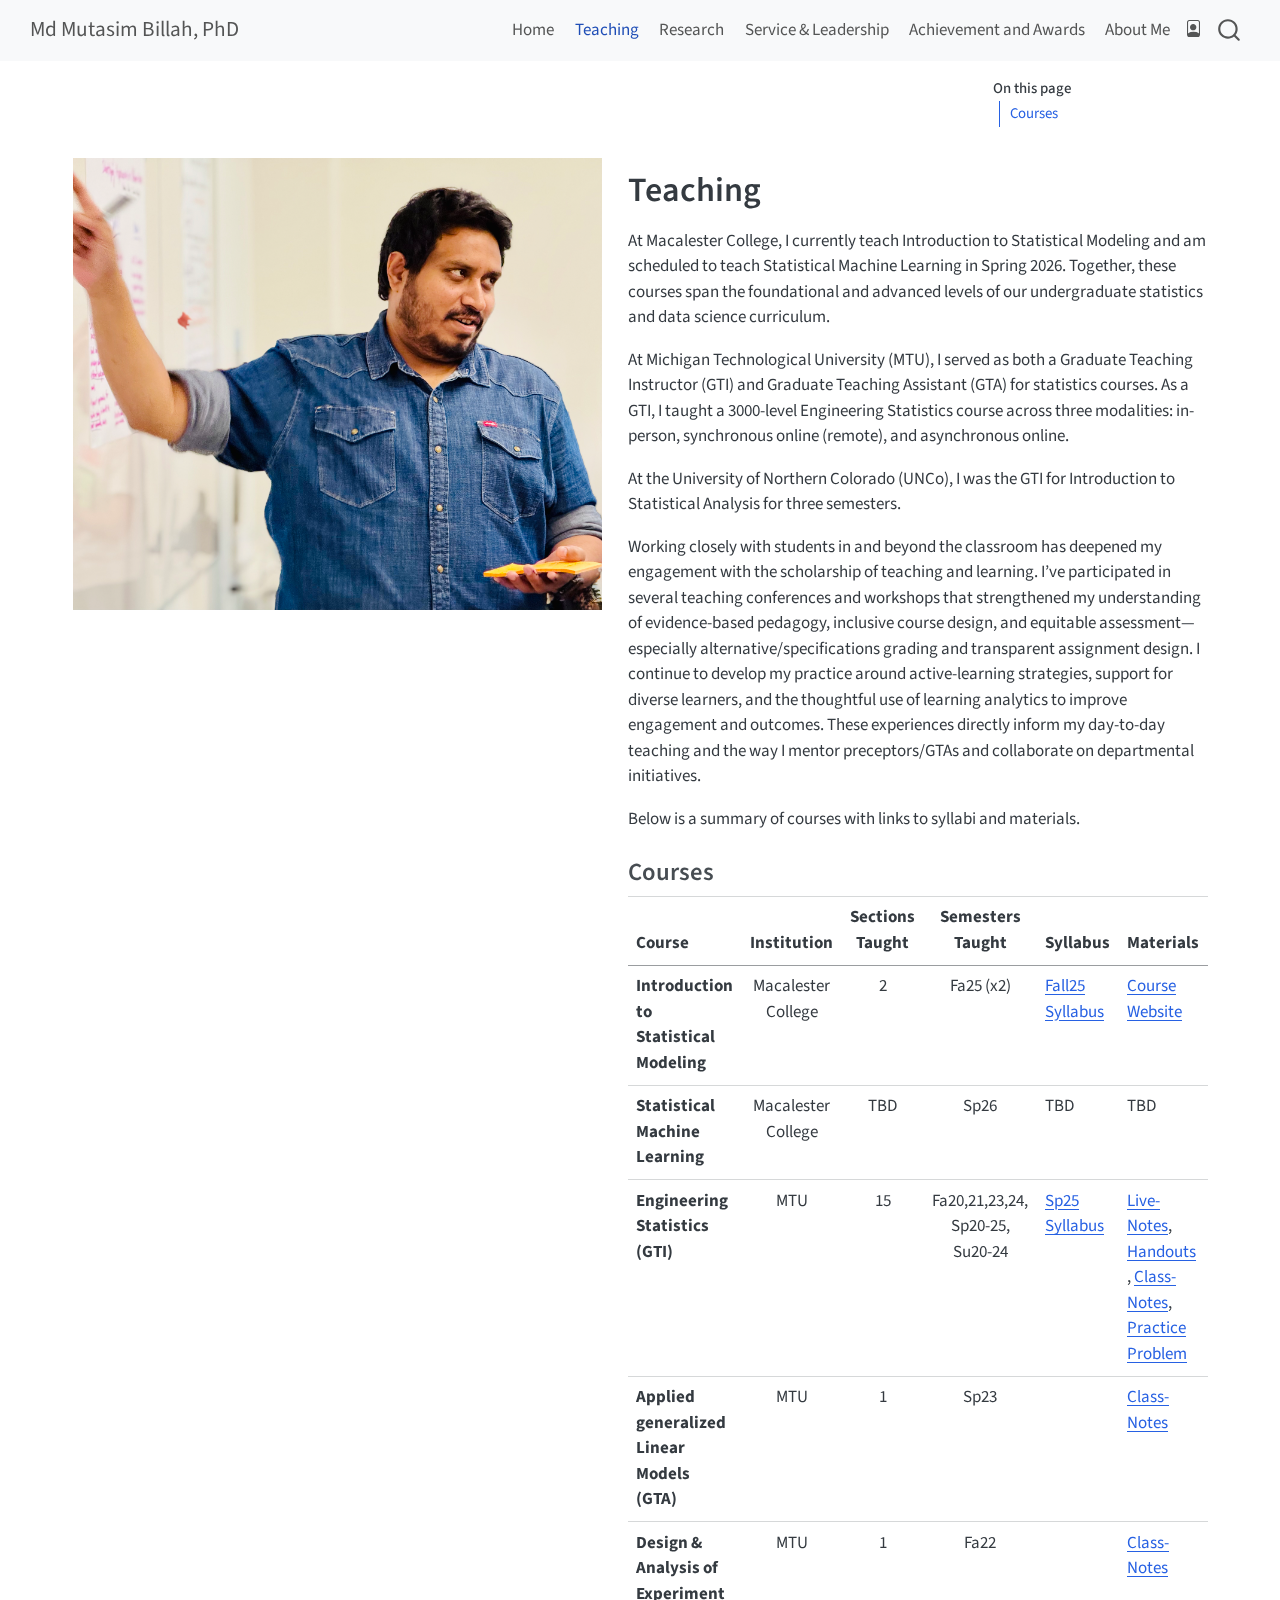
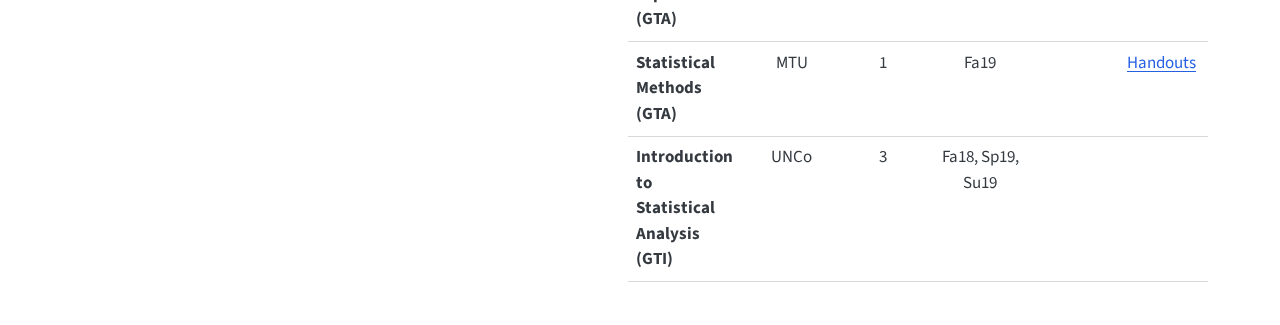
<file: docs/teaching.html>
<!DOCTYPE html>
<html xmlns="http://www.w3.org/1999/xhtml" lang="en" xml:lang="en"><head>

<meta charset="utf-8">
<meta name="generator" content="quarto-1.7.33">

<meta name="viewport" content="width=device-width, initial-scale=1.0, user-scalable=yes">


<title>Teaching – Md Mutasim Billah, PhD</title>
<style>
code{white-space: pre-wrap;}
span.smallcaps{font-variant: small-caps;}
div.columns{display: flex; gap: min(4vw, 1.5em);}
div.column{flex: auto; overflow-x: auto;}
div.hanging-indent{margin-left: 1.5em; text-indent: -1.5em;}
ul.task-list{list-style: none;}
ul.task-list li input[type="checkbox"] {
  width: 0.8em;
  margin: 0 0.8em 0.2em -1em; /* quarto-specific, see https://github.com/quarto-dev/quarto-cli/issues/4556 */ 
  vertical-align: middle;
}
</style>


<script src="site_libs/quarto-nav/quarto-nav.js"></script>
<script src="site_libs/quarto-nav/headroom.min.js"></script>
<script src="site_libs/clipboard/clipboard.min.js"></script>
<script src="site_libs/quarto-search/autocomplete.umd.js"></script>
<script src="site_libs/quarto-search/fuse.min.js"></script>
<script src="site_libs/quarto-search/quarto-search.js"></script>
<meta name="quarto:offset" content="./">
<script src="site_libs/quarto-html/quarto.js" type="module"></script>
<script src="site_libs/quarto-html/tabsets/tabsets.js" type="module"></script>
<script src="site_libs/quarto-html/popper.min.js"></script>
<script src="site_libs/quarto-html/tippy.umd.min.js"></script>
<link href="site_libs/quarto-html/tippy.css" rel="stylesheet">
<link href="site_libs/quarto-html/quarto-syntax-highlighting-ea385d0e468b0dd5ea5bf0780b1290d9.css" rel="stylesheet" id="quarto-text-highlighting-styles">
<script src="site_libs/bootstrap/bootstrap.min.js"></script>
<link href="site_libs/bootstrap/bootstrap-icons.css" rel="stylesheet">
<link href="site_libs/bootstrap/bootstrap-c1fac2584b48ed01fb6e278e36375074.min.css" rel="stylesheet" append-hash="true" id="quarto-bootstrap" data-mode="light">
<script id="quarto-search-options" type="application/json">{
  "location": "navbar",
  "copy-button": false,
  "collapse-after": 3,
  "panel-placement": "end",
  "type": "overlay",
  "limit": 50,
  "keyboard-shortcut": [
    "f",
    "/",
    "s"
  ],
  "show-item-context": false,
  "language": {
    "search-no-results-text": "No results",
    "search-matching-documents-text": "matching documents",
    "search-copy-link-title": "Copy link to search",
    "search-hide-matches-text": "Hide additional matches",
    "search-more-match-text": "more match in this document",
    "search-more-matches-text": "more matches in this document",
    "search-clear-button-title": "Clear",
    "search-text-placeholder": "",
    "search-detached-cancel-button-title": "Cancel",
    "search-submit-button-title": "Submit",
    "search-label": "Search"
  }
}</script>


<link rel="stylesheet" href="styles.css">
</head>

<body class="nav-fixed quarto-light">

<div id="quarto-search-results"></div>
  <header id="quarto-header" class="headroom fixed-top">
    <nav class="navbar navbar-expand-lg " data-bs-theme="dark">
      <div class="navbar-container container-fluid">
      <div class="navbar-brand-container mx-auto">
    <a class="navbar-brand" href="./index.html">
    <span class="navbar-title">Md Mutasim Billah, PhD</span>
    </a>
  </div>
            <div id="quarto-search" class="" title="Search"></div>
          <button class="navbar-toggler" type="button" data-bs-toggle="collapse" data-bs-target="#navbarCollapse" aria-controls="navbarCollapse" role="menu" aria-expanded="false" aria-label="Toggle navigation" onclick="if (window.quartoToggleHeadroom) { window.quartoToggleHeadroom(); }">
  <span class="navbar-toggler-icon"></span>
</button>
          <div class="collapse navbar-collapse" id="navbarCollapse">
            <ul class="navbar-nav navbar-nav-scroll ms-auto">
  <li class="nav-item">
    <a class="nav-link" href="./index.html"> 
<span class="menu-text">Home</span></a>
  </li>  
  <li class="nav-item">
    <a class="nav-link active" href="./teaching.html" aria-current="page"> 
<span class="menu-text">Teaching</span></a>
  </li>  
  <li class="nav-item">
    <a class="nav-link" href="./research.html"> 
<span class="menu-text">Research</span></a>
  </li>  
  <li class="nav-item">
    <a class="nav-link" href="./professional.html"> 
<span class="menu-text">Service &amp; Leadership</span></a>
  </li>  
  <li class="nav-item">
    <a class="nav-link" href="./awards.html"> 
<span class="menu-text">Achievement and Awards</span></a>
  </li>  
  <li class="nav-item">
    <a class="nav-link" href="./about.html"> 
<span class="menu-text">About Me</span></a>
  </li>  
</ul>
          </div> <!-- /navcollapse -->
            <div class="quarto-navbar-tools">
    <a href="./cv/cv.pdf" title="CV" class="quarto-navigation-tool px-1" aria-label="CV"><i class="bi bi-file-person"></i></a>
</div>
      </div> <!-- /container-fluid -->
    </nav>
</header>
<!-- content -->
<div id="quarto-content" class="quarto-container page-columns page-rows-contents page-layout-article page-navbar">
<!-- sidebar -->
<!-- margin-sidebar -->
    <div id="quarto-margin-sidebar" class="sidebar margin-sidebar">
        <nav id="TOC" role="doc-toc" class="toc-active">
    <h2 id="toc-title">On this page</h2>
  <ul>
  <li><a href="#courses" id="toc-courses" class="nav-link active" data-scroll-target="#courses">Courses</a></li>
  </ul>
</nav>
    </div>
<!-- main -->
<div class="quarto-about-broadside column-page">
  <div class="about-main">
    <div class="about-entity" style="background-image: url('images/teaching.jpg')"></div>
    <div class="about-contents"><header id="title-block-header" class="quarto-title-block default">
<div class="quarto-title">
<h1 class="title">Teaching</h1>
</div>
<div class="quarto-title-meta">
  </div>
</header><main class="content" id="quarto-document-content">

<p>At Macalester College, I currently teach Introduction to Statistical Modeling and am scheduled to teach Statistical Machine Learning in Spring 2026. Together, these courses span the foundational and advanced levels of our undergraduate statistics and data science curriculum.</p>
<p>At Michigan Technological University (MTU), I served as both a Graduate Teaching Instructor (GTI) and Graduate Teaching Assistant (GTA) for statistics courses. As a GTI, I taught a 3000-level Engineering Statistics course across three modalities: in-person, synchronous online (remote), and asynchronous online.</p>
<p>At the University of Northern Colorado (UNCo), I was the GTI for Introduction to Statistical Analysis for three semesters.</p>
<p>Working closely with students in and beyond the classroom has deepened my engagement with the scholarship of teaching and learning. I’ve participated in several teaching conferences and workshops that strengthened my understanding of evidence-based pedagogy, inclusive course design, and equitable assessment—especially alternative/specifications grading and transparent assignment design. I continue to develop my practice around active-learning strategies, support for diverse learners, and the thoughtful use of learning analytics to improve engagement and outcomes. These experiences directly inform my day-to-day teaching and the way I mentor preceptors/GTAs and collaborate on departmental initiatives.</p>
<p>Below is a summary of courses with links to syllabi and materials.</p>
<section id="courses" class="level3">
<h3 data-anchor-id="courses">Courses</h3>
<table class="caption-top table">
<thead>
<tr class="header">
<th style="text-align: left;">Course</th>
<th style="text-align: center;">Institution</th>
<th style="text-align: center;">Sections Taught</th>
<th style="text-align: center;">Semesters Taught</th>
<th style="text-align: left;">Syllabus</th>
<th style="text-align: left;">Materials</th>
</tr>
</thead>
<tbody>
<tr class="odd">
<td style="text-align: left;"><strong>Introduction to Statistical Modeling</strong></td>
<td style="text-align: center;">Macalester College</td>
<td style="text-align: center;">2</td>
<td style="text-align: center;">Fa25 (x2)</td>
<td style="text-align: left;"><a href="https://mutasim221b.github.io/Mac-STAT-155-Fall-25/syllabus.html">Fall25 Syllabus</a></td>
<td style="text-align: left;"><a href="https://mutasim221b.github.io/Mac-STAT-155-Fall-25">Course Website</a></td>
</tr>
<tr class="even">
<td style="text-align: left;"><strong>Statistical Machine Learning</strong></td>
<td style="text-align: center;">Macalester College</td>
<td style="text-align: center;">TBD</td>
<td style="text-align: center;">Sp26</td>
<td style="text-align: left;">TBD</td>
<td style="text-align: left;">TBD</td>
</tr>
<tr class="odd">
<td style="text-align: left;"><strong>Engineering Statistics (GTI)</strong></td>
<td style="text-align: center;">MTU</td>
<td style="text-align: center;">15</td>
<td style="text-align: center;">Fa20,21,23,24, Sp20-25, Su20-24</td>
<td style="text-align: left;"><a href="courses/sp25.pdf">Sp25 Syllabus</a></td>
<td style="text-align: left;"><a href="courses/in-person-notes.pdf">Live-Notes</a>, <a href="courses/handouts.pdf">Handouts</a>, <a href="courses/class-notes.pdf">Class-Notes</a>, <a href="courses/PP-online.pdf">Practice Problem</a></td>
</tr>
<tr class="even">
<td style="text-align: left;"><strong>Applied generalized Linear Models (GTA)</strong></td>
<td style="text-align: center;">MTU</td>
<td style="text-align: center;">1</td>
<td style="text-align: center;">Sp23</td>
<td style="text-align: left;"></td>
<td style="text-align: left;"><a href="courses/ma5771-combine.pdf">Class-Notes</a></td>
</tr>
<tr class="odd">
<td style="text-align: left;"><strong>Design &amp; Analysis of Experiment (GTA)</strong></td>
<td style="text-align: center;">MTU</td>
<td style="text-align: center;">1</td>
<td style="text-align: center;">Fa22</td>
<td style="text-align: left;"></td>
<td style="text-align: left;"><a href="courses/design.pdf">Class-Notes</a></td>
</tr>
<tr class="even">
<td style="text-align: left;"><strong>Statistical Methods (GTA)</strong></td>
<td style="text-align: center;">MTU</td>
<td style="text-align: center;">1</td>
<td style="text-align: center;">Fa19</td>
<td style="text-align: left;"></td>
<td style="text-align: left;"><a href="courses/stat-method-notes.pdf">Handouts</a></td>
</tr>
<tr class="odd">
<td style="text-align: left;"><strong>Introduction to Statistical Analysis (GTI)</strong></td>
<td style="text-align: center;">UNCo</td>
<td style="text-align: center;">3</td>
<td style="text-align: center;">Fa18, Sp19, Su19</td>
<td style="text-align: left;"></td>
<td style="text-align: left;"></td>
</tr>
</tbody>
</table>
</section>


</main></div>
  </div>
</div>
 <!-- /main -->
<script id="quarto-html-after-body" type="application/javascript">
  window.document.addEventListener("DOMContentLoaded", function (event) {
    const isCodeAnnotation = (el) => {
      for (const clz of el.classList) {
        if (clz.startsWith('code-annotation-')) {                     
          return true;
        }
      }
      return false;
    }
    const onCopySuccess = function(e) {
      // button target
      const button = e.trigger;
      // don't keep focus
      button.blur();
      // flash "checked"
      button.classList.add('code-copy-button-checked');
      var currentTitle = button.getAttribute("title");
      button.setAttribute("title", "Copied!");
      let tooltip;
      if (window.bootstrap) {
        button.setAttribute("data-bs-toggle", "tooltip");
        button.setAttribute("data-bs-placement", "left");
        button.setAttribute("data-bs-title", "Copied!");
        tooltip = new bootstrap.Tooltip(button, 
          { trigger: "manual", 
            customClass: "code-copy-button-tooltip",
            offset: [0, -8]});
        tooltip.show();    
      }
      setTimeout(function() {
        if (tooltip) {
          tooltip.hide();
          button.removeAttribute("data-bs-title");
          button.removeAttribute("data-bs-toggle");
          button.removeAttribute("data-bs-placement");
        }
        button.setAttribute("title", currentTitle);
        button.classList.remove('code-copy-button-checked');
      }, 1000);
      // clear code selection
      e.clearSelection();
    }
    const getTextToCopy = function(trigger) {
        const codeEl = trigger.previousElementSibling.cloneNode(true);
        for (const childEl of codeEl.children) {
          if (isCodeAnnotation(childEl)) {
            childEl.remove();
          }
        }
        return codeEl.innerText;
    }
    const clipboard = new window.ClipboardJS('.code-copy-button:not([data-in-quarto-modal])', {
      text: getTextToCopy
    });
    clipboard.on('success', onCopySuccess);
    if (window.document.getElementById('quarto-embedded-source-code-modal')) {
      const clipboardModal = new window.ClipboardJS('.code-copy-button[data-in-quarto-modal]', {
        text: getTextToCopy,
        container: window.document.getElementById('quarto-embedded-source-code-modal')
      });
      clipboardModal.on('success', onCopySuccess);
    }
      var localhostRegex = new RegExp(/^(?:http|https):\/\/localhost\:?[0-9]*\//);
      var mailtoRegex = new RegExp(/^mailto:/);
        var filterRegex = new RegExp('/' + window.location.host + '/');
      var isInternal = (href) => {
          return filterRegex.test(href) || localhostRegex.test(href) || mailtoRegex.test(href);
      }
      // Inspect non-navigation links and adorn them if external
     var links = window.document.querySelectorAll('a[href]:not(.nav-link):not(.navbar-brand):not(.toc-action):not(.sidebar-link):not(.sidebar-item-toggle):not(.pagination-link):not(.no-external):not([aria-hidden]):not(.dropdown-item):not(.quarto-navigation-tool):not(.about-link)');
      for (var i=0; i<links.length; i++) {
        const link = links[i];
        if (!isInternal(link.href)) {
          // undo the damage that might have been done by quarto-nav.js in the case of
          // links that we want to consider external
          if (link.dataset.originalHref !== undefined) {
            link.href = link.dataset.originalHref;
          }
        }
      }
    function tippyHover(el, contentFn, onTriggerFn, onUntriggerFn) {
      const config = {
        allowHTML: true,
        maxWidth: 500,
        delay: 100,
        arrow: false,
        appendTo: function(el) {
            return el.parentElement;
        },
        interactive: true,
        interactiveBorder: 10,
        theme: 'quarto',
        placement: 'bottom-start',
      };
      if (contentFn) {
        config.content = contentFn;
      }
      if (onTriggerFn) {
        config.onTrigger = onTriggerFn;
      }
      if (onUntriggerFn) {
        config.onUntrigger = onUntriggerFn;
      }
      window.tippy(el, config); 
    }
    const noterefs = window.document.querySelectorAll('a[role="doc-noteref"]');
    for (var i=0; i<noterefs.length; i++) {
      const ref = noterefs[i];
      tippyHover(ref, function() {
        // use id or data attribute instead here
        let href = ref.getAttribute('data-footnote-href') || ref.getAttribute('href');
        try { href = new URL(href).hash; } catch {}
        const id = href.replace(/^#\/?/, "");
        const note = window.document.getElementById(id);
        if (note) {
          return note.innerHTML;
        } else {
          return "";
        }
      });
    }
    const xrefs = window.document.querySelectorAll('a.quarto-xref');
    const processXRef = (id, note) => {
      // Strip column container classes
      const stripColumnClz = (el) => {
        el.classList.remove("page-full", "page-columns");
        if (el.children) {
          for (const child of el.children) {
            stripColumnClz(child);
          }
        }
      }
      stripColumnClz(note)
      if (id === null || id.startsWith('sec-')) {
        // Special case sections, only their first couple elements
        const container = document.createElement("div");
        if (note.children && note.children.length > 2) {
          container.appendChild(note.children[0].cloneNode(true));
          for (let i = 1; i < note.children.length; i++) {
            const child = note.children[i];
            if (child.tagName === "P" && child.innerText === "") {
              continue;
            } else {
              container.appendChild(child.cloneNode(true));
              break;
            }
          }
          if (window.Quarto?.typesetMath) {
            window.Quarto.typesetMath(container);
          }
          return container.innerHTML
        } else {
          if (window.Quarto?.typesetMath) {
            window.Quarto.typesetMath(note);
          }
          return note.innerHTML;
        }
      } else {
        // Remove any anchor links if they are present
        const anchorLink = note.querySelector('a.anchorjs-link');
        if (anchorLink) {
          anchorLink.remove();
        }
        if (window.Quarto?.typesetMath) {
          window.Quarto.typesetMath(note);
        }
        if (note.classList.contains("callout")) {
          return note.outerHTML;
        } else {
          return note.innerHTML;
        }
      }
    }
    for (var i=0; i<xrefs.length; i++) {
      const xref = xrefs[i];
      tippyHover(xref, undefined, function(instance) {
        instance.disable();
        let url = xref.getAttribute('href');
        let hash = undefined; 
        if (url.startsWith('#')) {
          hash = url;
        } else {
          try { hash = new URL(url).hash; } catch {}
        }
        if (hash) {
          const id = hash.replace(/^#\/?/, "");
          const note = window.document.getElementById(id);
          if (note !== null) {
            try {
              const html = processXRef(id, note.cloneNode(true));
              instance.setContent(html);
            } finally {
              instance.enable();
              instance.show();
            }
          } else {
            // See if we can fetch this
            fetch(url.split('#')[0])
            .then(res => res.text())
            .then(html => {
              const parser = new DOMParser();
              const htmlDoc = parser.parseFromString(html, "text/html");
              const note = htmlDoc.getElementById(id);
              if (note !== null) {
                const html = processXRef(id, note);
                instance.setContent(html);
              } 
            }).finally(() => {
              instance.enable();
              instance.show();
            });
          }
        } else {
          // See if we can fetch a full url (with no hash to target)
          // This is a special case and we should probably do some content thinning / targeting
          fetch(url)
          .then(res => res.text())
          .then(html => {
            const parser = new DOMParser();
            const htmlDoc = parser.parseFromString(html, "text/html");
            const note = htmlDoc.querySelector('main.content');
            if (note !== null) {
              // This should only happen for chapter cross references
              // (since there is no id in the URL)
              // remove the first header
              if (note.children.length > 0 && note.children[0].tagName === "HEADER") {
                note.children[0].remove();
              }
              const html = processXRef(null, note);
              instance.setContent(html);
            } 
          }).finally(() => {
            instance.enable();
            instance.show();
          });
        }
      }, function(instance) {
      });
    }
        let selectedAnnoteEl;
        const selectorForAnnotation = ( cell, annotation) => {
          let cellAttr = 'data-code-cell="' + cell + '"';
          let lineAttr = 'data-code-annotation="' +  annotation + '"';
          const selector = 'span[' + cellAttr + '][' + lineAttr + ']';
          return selector;
        }
        const selectCodeLines = (annoteEl) => {
          const doc = window.document;
          const targetCell = annoteEl.getAttribute("data-target-cell");
          const targetAnnotation = annoteEl.getAttribute("data-target-annotation");
          const annoteSpan = window.document.querySelector(selectorForAnnotation(targetCell, targetAnnotation));
          const lines = annoteSpan.getAttribute("data-code-lines").split(",");
          const lineIds = lines.map((line) => {
            return targetCell + "-" + line;
          })
          let top = null;
          let height = null;
          let parent = null;
          if (lineIds.length > 0) {
              //compute the position of the single el (top and bottom and make a div)
              const el = window.document.getElementById(lineIds[0]);
              top = el.offsetTop;
              height = el.offsetHeight;
              parent = el.parentElement.parentElement;
            if (lineIds.length > 1) {
              const lastEl = window.document.getElementById(lineIds[lineIds.length - 1]);
              const bottom = lastEl.offsetTop + lastEl.offsetHeight;
              height = bottom - top;
            }
            if (top !== null && height !== null && parent !== null) {
              // cook up a div (if necessary) and position it 
              let div = window.document.getElementById("code-annotation-line-highlight");
              if (div === null) {
                div = window.document.createElement("div");
                div.setAttribute("id", "code-annotation-line-highlight");
                div.style.position = 'absolute';
                parent.appendChild(div);
              }
              div.style.top = top - 2 + "px";
              div.style.height = height + 4 + "px";
              div.style.left = 0;
              let gutterDiv = window.document.getElementById("code-annotation-line-highlight-gutter");
              if (gutterDiv === null) {
                gutterDiv = window.document.createElement("div");
                gutterDiv.setAttribute("id", "code-annotation-line-highlight-gutter");
                gutterDiv.style.position = 'absolute';
                const codeCell = window.document.getElementById(targetCell);
                const gutter = codeCell.querySelector('.code-annotation-gutter');
                gutter.appendChild(gutterDiv);
              }
              gutterDiv.style.top = top - 2 + "px";
              gutterDiv.style.height = height + 4 + "px";
            }
            selectedAnnoteEl = annoteEl;
          }
        };
        const unselectCodeLines = () => {
          const elementsIds = ["code-annotation-line-highlight", "code-annotation-line-highlight-gutter"];
          elementsIds.forEach((elId) => {
            const div = window.document.getElementById(elId);
            if (div) {
              div.remove();
            }
          });
          selectedAnnoteEl = undefined;
        };
          // Handle positioning of the toggle
      window.addEventListener(
        "resize",
        throttle(() => {
          elRect = undefined;
          if (selectedAnnoteEl) {
            selectCodeLines(selectedAnnoteEl);
          }
        }, 10)
      );
      function throttle(fn, ms) {
      let throttle = false;
      let timer;
        return (...args) => {
          if(!throttle) { // first call gets through
              fn.apply(this, args);
              throttle = true;
          } else { // all the others get throttled
              if(timer) clearTimeout(timer); // cancel #2
              timer = setTimeout(() => {
                fn.apply(this, args);
                timer = throttle = false;
              }, ms);
          }
        };
      }
        // Attach click handler to the DT
        const annoteDls = window.document.querySelectorAll('dt[data-target-cell]');
        for (const annoteDlNode of annoteDls) {
          annoteDlNode.addEventListener('click', (event) => {
            const clickedEl = event.target;
            if (clickedEl !== selectedAnnoteEl) {
              unselectCodeLines();
              const activeEl = window.document.querySelector('dt[data-target-cell].code-annotation-active');
              if (activeEl) {
                activeEl.classList.remove('code-annotation-active');
              }
              selectCodeLines(clickedEl);
              clickedEl.classList.add('code-annotation-active');
            } else {
              // Unselect the line
              unselectCodeLines();
              clickedEl.classList.remove('code-annotation-active');
            }
          });
        }
    const findCites = (el) => {
      const parentEl = el.parentElement;
      if (parentEl) {
        const cites = parentEl.dataset.cites;
        if (cites) {
          return {
            el,
            cites: cites.split(' ')
          };
        } else {
          return findCites(el.parentElement)
        }
      } else {
        return undefined;
      }
    };
    var bibliorefs = window.document.querySelectorAll('a[role="doc-biblioref"]');
    for (var i=0; i<bibliorefs.length; i++) {
      const ref = bibliorefs[i];
      const citeInfo = findCites(ref);
      if (citeInfo) {
        tippyHover(citeInfo.el, function() {
          var popup = window.document.createElement('div');
          citeInfo.cites.forEach(function(cite) {
            var citeDiv = window.document.createElement('div');
            citeDiv.classList.add('hanging-indent');
            citeDiv.classList.add('csl-entry');
            var biblioDiv = window.document.getElementById('ref-' + cite);
            if (biblioDiv) {
              citeDiv.innerHTML = biblioDiv.innerHTML;
            }
            popup.appendChild(citeDiv);
          });
          return popup.innerHTML;
        });
      }
    }
  });
  </script>
</div> <!-- /content -->




</body></html>
</file>
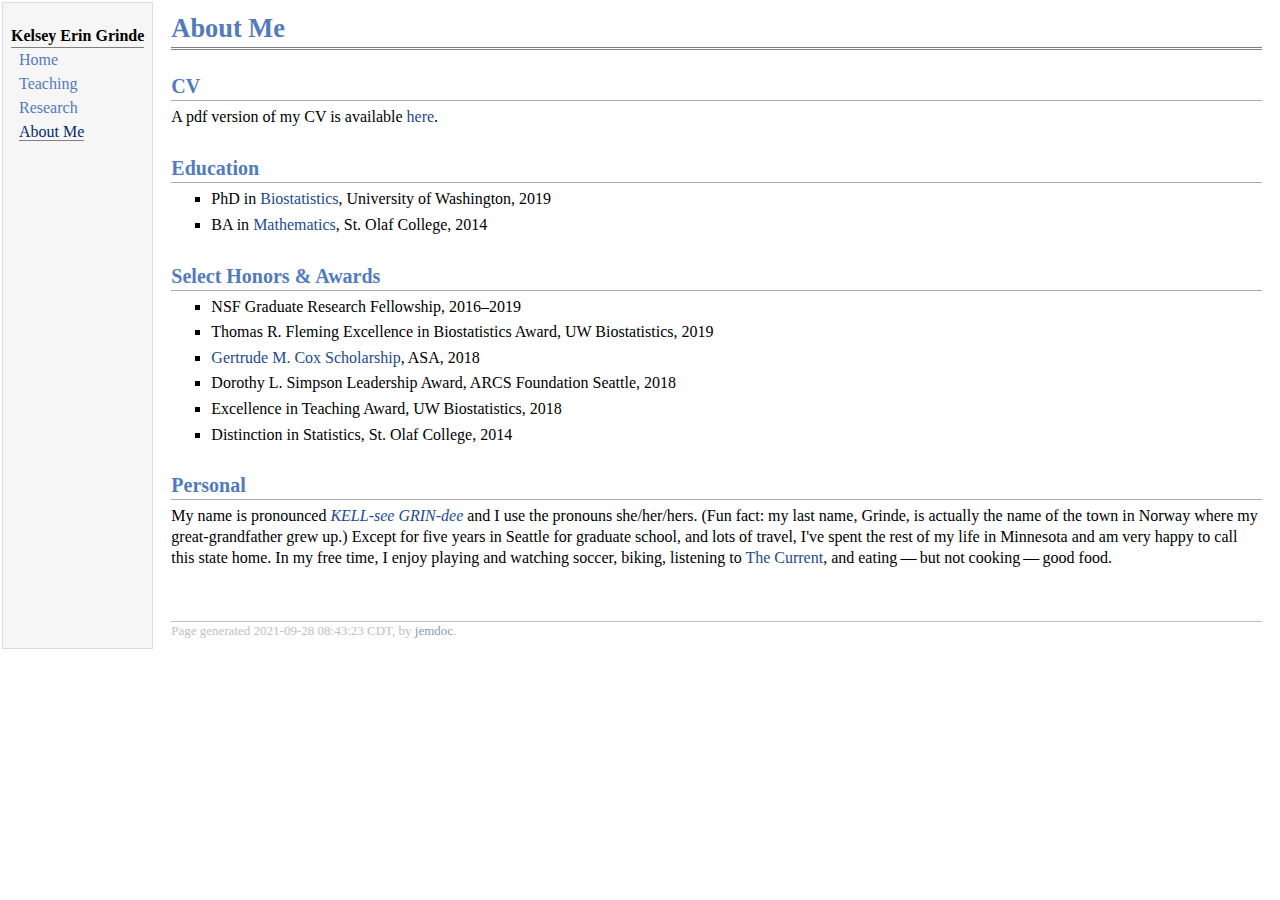
<file: old_site/about.html>
<!DOCTYPE html PUBLIC "-//W3C//DTD XHTML 1.1//EN"
  "http://www.w3.org/TR/xhtml11/DTD/xhtml11.dtd">
<html xmlns="http://www.w3.org/1999/xhtml" xml:lang="en">
<head>
<meta name="generator" content="jemdoc, see http://jemdoc.jaboc.net/" />
<meta http-equiv="Content-Type" content="text/html;charset=utf-8" />
<link rel="stylesheet" href="jemdoc.css" type="text/css" />
<title>About Me</title>
</head>
<body>
<table summary="Table for page layout." id="tlayout">
<tr valign="top">
<td id="layout-menu">
<div class="menu-category">Kelsey Erin Grinde</div>
<div class="menu-item"><a href="index.html">Home</a></div>
<div class="menu-item"><a href="teaching.html">Teaching</a></div>
<div class="menu-item"><a href="research.html">Research</a></div>
<div class="menu-item"><a href="about.html" class="current">About&nbsp;Me</a></div>
</td>
<td id="layout-content">
<div id="toptitle">
<h1>About Me</h1>
</div>
<h2>CV</h2>
<p>A pdf version of my CV is available <a href="kgrinde_CV.pdf">here</a>. </p>
<h2>Education</h2>
<ul>
<li><p>PhD in <a href="https://www.biostat.washington.edu/">Biostatistics</a>, University of Washington, 2019</p>
</li>
<li><p>BA in <a href="https://wp.stolaf.edu/mscs/">Mathematics</a>, St. Olaf College, 2014</p>
</li>
</ul>
<h2>Select Honors &amp; Awards</h2>
<ul>
<li><p>NSF Graduate Research Fellowship, 2016&ndash;2019</p>
</li>
<li><p>Thomas R. Fleming Excellence in Biostatistics Award, UW Biostatistics, 2019</p>
</li>
<li><p><a href="https://www.amstat.org/ASA/Your-Career/Awards/Gertrude-M-Cox-Scholarship.aspx">Gertrude M. Cox Scholarship</a>, ASA, 2018</p>
</li>
<li><p>Dorothy L. Simpson Leadership Award, ARCS Foundation Seattle, 2018</p>
</li>
<li><p>Excellence in Teaching Award, UW Biostatistics, 2018</p>
</li>
<li><p>Distinction in Statistics, St. Olaf College, 2014</p>
</li>
</ul>
<h2>Personal</h2>
<p>My name is pronounced <a href="https://namedrop.io/kelseygrinde"><i>KELL-see GRIN-dee</i></a> and I use the pronouns she/her/hers. (Fun fact: my last name, Grinde, is actually the name of the town in Norway where my great-grandfather grew up.) Except for five years in Seattle for graduate school, and lots of travel, I've spent the rest of my life in Minnesota and am very happy to call this state home. In my free time, I enjoy playing and watching soccer, biking, listening to <a href="https://www.thecurrent.org/">The Current</a>, and eating&#8201;&mdash;&#8201;but not cooking&#8201;&mdash;&#8201;good food. </p>
<div id="footer">
<div id="footer-text">
Page generated 2021-09-28 08:43:23 CDT, by <a href="http://jemdoc.jaboc.net/">jemdoc</a>.
</div>
</div>
</td>
</tr>
</table>
</body>
</html>
</file>
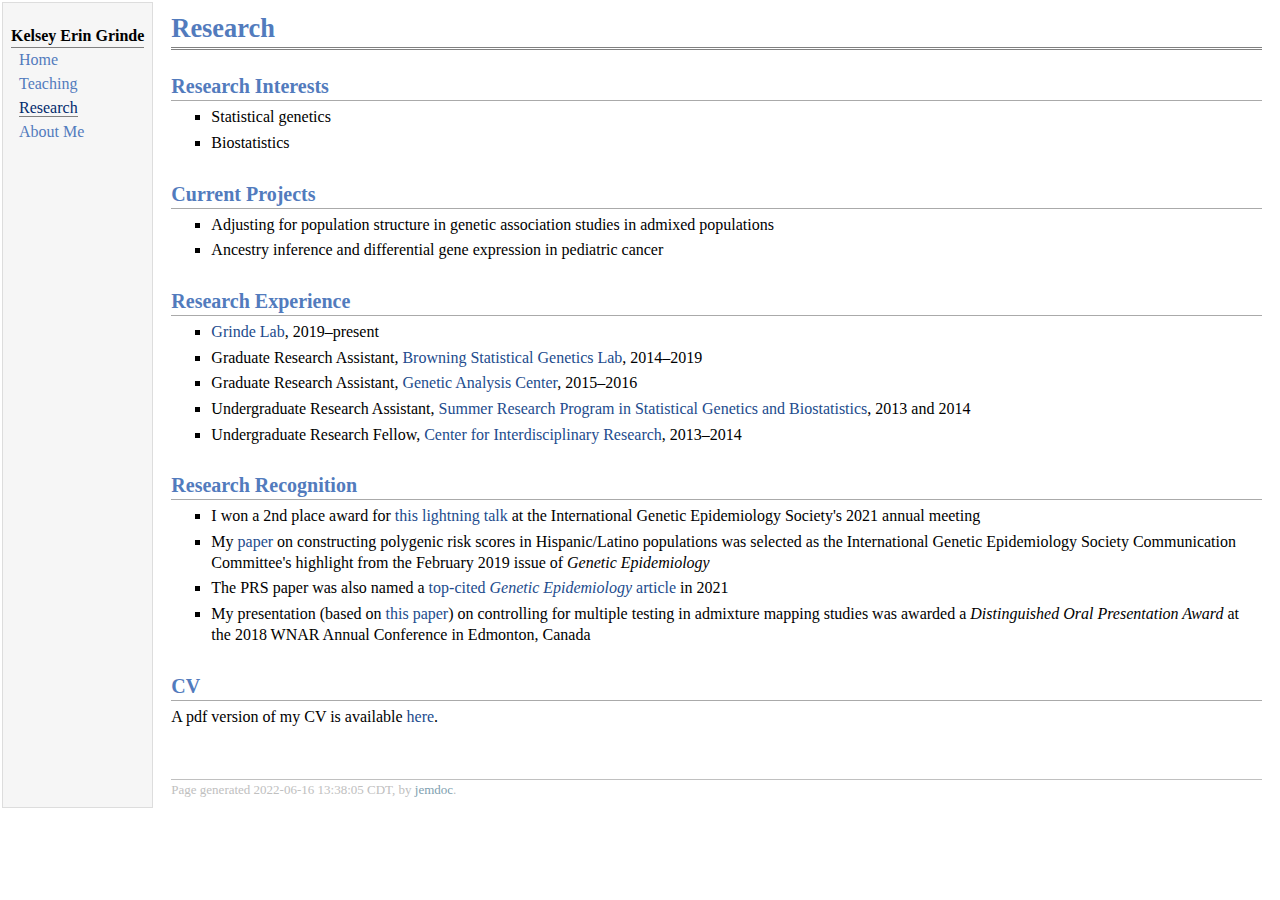
<file: old_site/research.html>
<!DOCTYPE html PUBLIC "-//W3C//DTD XHTML 1.1//EN"
  "http://www.w3.org/TR/xhtml11/DTD/xhtml11.dtd">
<html xmlns="http://www.w3.org/1999/xhtml" xml:lang="en">
<head>
<meta name="generator" content="jemdoc, see http://jemdoc.jaboc.net/" />
<meta http-equiv="Content-Type" content="text/html;charset=utf-8" />
<link rel="stylesheet" href="jemdoc.css" type="text/css" />
<title>Research</title>
</head>
<body>
<table summary="Table for page layout." id="tlayout">
<tr valign="top">
<td id="layout-menu">
<div class="menu-category">Kelsey Erin Grinde</div>
<div class="menu-item"><a href="index.html">Home</a></div>
<div class="menu-item"><a href="teaching.html">Teaching</a></div>
<div class="menu-item"><a href="research.html" class="current">Research</a></div>
<div class="menu-item"><a href="about.html">About&nbsp;Me</a></div>
</td>
<td id="layout-content">
<div id="toptitle">
<h1>Research</h1>
</div>
<h2>Research Interests</h2>
<ul>
<li><p>Statistical genetics</p>
</li>
<li><p>Biostatistics</p>
</li>
</ul>
<h2>Current Projects</h2>
<ul>
<li><p>Adjusting for population structure in genetic association studies in admixed populations</p>
</li>
<li><p>Ancestry inference and differential gene expression in pediatric cancer</p>
</li>
</ul>
<h2>Research Experience</h2>
<ul>
<li><p><a href="https://github.com/GrindeLab">Grinde Lab</a>, 2019&ndash;present</p>
</li>
<li><p>Graduate Research Assistant, <a href="https://www.faculty.washington.edu/sguy/">Browning Statistical Genetics Lab</a>, 2014&ndash;2019</p>
</li>
<li><p>Graduate Research Assistant, <a href="https://www.biostat.washington.edu/research/centers/gac/">Genetic Analysis Center</a>, 2015&ndash;2016</p>
</li>
<li><p>Undergraduate Research Assistant, <a href="https://www.dordt.edu/academics/research-and-scholarship/undergraduate-summer-research/statistical-genetics-and-biostatistics">Summer Research Program in Statistical Genetics and Biostatistics</a>, 2013 and 2014</p>
</li>
<li><p>Undergraduate Research Fellow, <a href="https://wp.stolaf.edu/cir">Center for Interdisciplinary Research</a>, 2013&ndash;2014</p>
</li>
</ul>
<h2>Research Recognition</h2>
<ul>
<li><p>I won a 2nd place award for <a href="https://drive.google.com/file/d/1uqsx-eE6v7Tk916kA941F9JqEmc4sd9C/view?usp=sharing">this lightning talk</a> at the International Genetic Epidemiology Society's 2021 annual meeting</p>
</li>
<li><p>My <a href="https://doi.org/10.1002/gepi.22166">paper</a> on constructing polygenic risk scores in Hispanic/Latino populations was selected as the International Genetic Epidemiology Society Communication Committee's highlight from the February 2019 issue of <i>Genetic Epidemiology</i></p>
</li>
<li><p>The PRS paper was also named a <a href="https://onlinelibrary.wiley.com/doi/toc/10.1002/(ISSN)1098-2272.GEPI-top-cited">top-cited <i>Genetic Epidemiology</i> article</a> in 2021</p>
</li>
<li><p>My presentation (based on <a href="https://doi.org/10.1016/j.ajhg.2019.01.008">this paper</a>) on controlling for multiple testing in admixture mapping studies was awarded a <i>Distinguished Oral Presentation Award</i> at the 2018 WNAR Annual Conference in Edmonton, Canada</p>
</li>
</ul>
<h2>CV</h2>
<p>A pdf version of my CV is available <a href="CV.pdf">here</a>.</p>
<div id="footer">
<div id="footer-text">
Page generated 2022-06-16 13:38:05 CDT, by <a href="http://jemdoc.jaboc.net/">jemdoc</a>.
</div>
</div>
</td>
</tr>
</table>
</body>
</html>
</file>
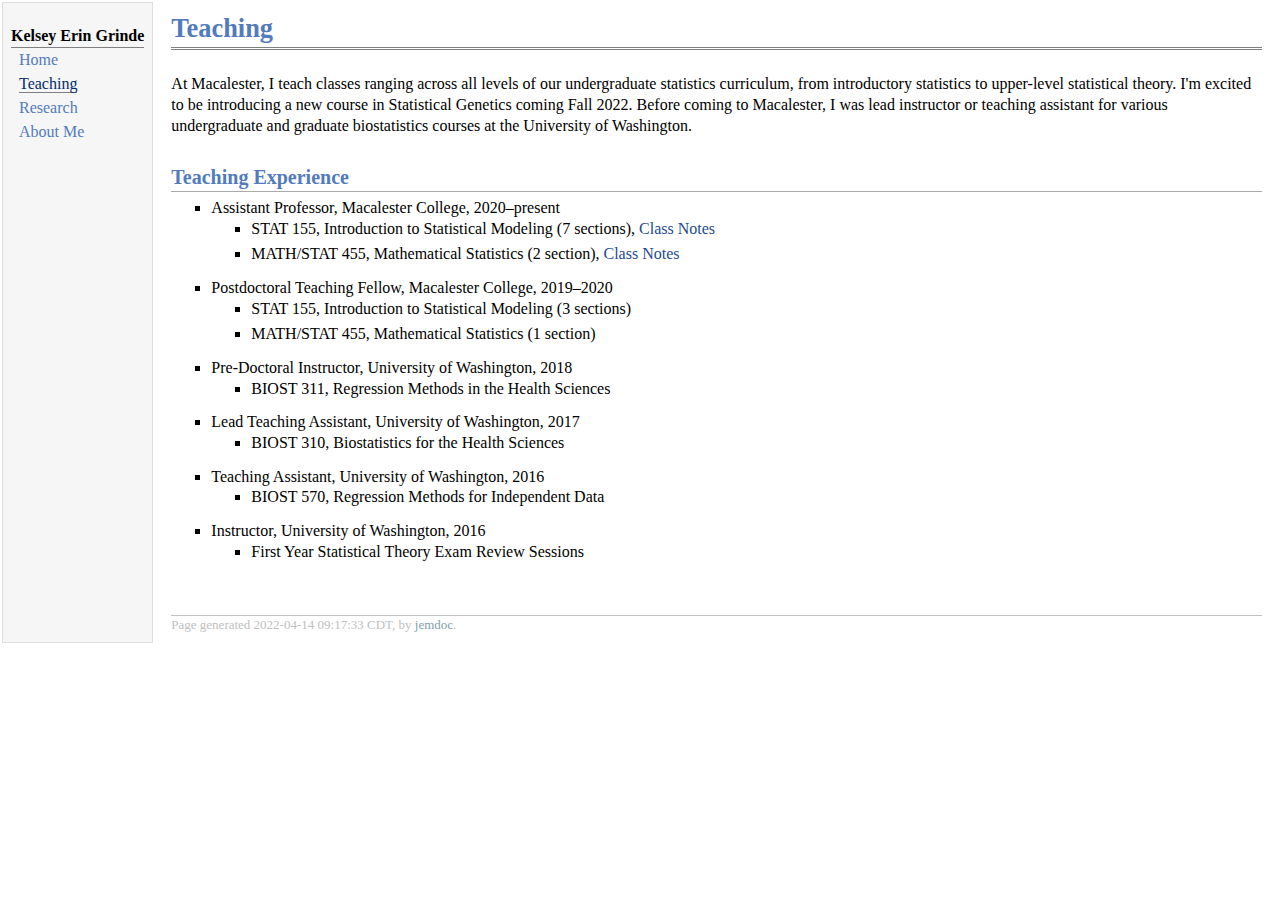
<file: old_site/teaching.html>
<!DOCTYPE html PUBLIC "-//W3C//DTD XHTML 1.1//EN"
  "http://www.w3.org/TR/xhtml11/DTD/xhtml11.dtd">
<html xmlns="http://www.w3.org/1999/xhtml" xml:lang="en">
<head>
<meta name="generator" content="jemdoc, see http://jemdoc.jaboc.net/" />
<meta http-equiv="Content-Type" content="text/html;charset=utf-8" />
<link rel="stylesheet" href="jemdoc.css" type="text/css" />
<title>Teaching</title>
</head>
<body>
<table summary="Table for page layout." id="tlayout">
<tr valign="top">
<td id="layout-menu">
<div class="menu-category">Kelsey Erin Grinde</div>
<div class="menu-item"><a href="index.html">Home</a></div>
<div class="menu-item"><a href="teaching.html" class="current">Teaching</a></div>
<div class="menu-item"><a href="research.html">Research</a></div>
<div class="menu-item"><a href="about.html">About&nbsp;Me</a></div>
</td>
<td id="layout-content">
<div id="toptitle">
<h1>Teaching</h1>
</div>
<p>At Macalester, I teach classes ranging across all levels of our undergraduate statistics curriculum, from introductory statistics to upper-level statistical theory. I'm excited to be introducing a new course in Statistical Genetics coming Fall 2022. Before coming to Macalester, I was lead instructor or teaching assistant for various undergraduate and graduate biostatistics courses at the University of Washington.</p>
<h2>Teaching Experience</h2>
<ul>
<li><p>Assistant Professor, Macalester College, 2020&ndash;present</p>
<ul>
<li><p>STAT 155, Introduction to Statistical Modeling (7 sections), <a href="https://bcheggeseth.github.io/Stat155Notes/">Class Notes</a></p>
</li>
<li><p>MATH/STAT 455, Mathematical Statistics (2 section), <a href="https://kegrinde.github.io/MathStatNotes/index.html">Class Notes</a></p>
</li></ul>
</li>
<li><p>Postdoctoral Teaching Fellow, Macalester College, 2019&ndash;2020</p>
<ul>
<li><p>STAT 155, Introduction to Statistical Modeling (3 sections)</p>
</li>
<li><p>MATH/STAT 455, Mathematical Statistics (1 section)</p>
</li></ul>
</li>
<li><p>Pre-Doctoral Instructor, University of Washington, 2018</p>
<ul>
<li><p>BIOST 311, Regression Methods in the Health Sciences</p>
</li></ul>
</li>
<li><p>Lead Teaching Assistant, University of Washington, 2017</p>
<ul>
<li><p>BIOST 310, Biostatistics for the Health Sciences</p>
</li></ul>
</li>
<li><p>Teaching Assistant, University of Washington, 2016</p>
<ul>
<li><p>BIOST 570, Regression Methods for Independent Data</p>
</li></ul>
</li>
<li><p>Instructor, University of Washington, 2016</p>
<ul>
<li><p>First Year Statistical Theory Exam Review Sessions</p>
</li>
</ul>

</li>
</ul>
<div id="footer">
<div id="footer-text">
Page generated 2022-04-14 09:17:33 CDT, by <a href="http://jemdoc.jaboc.net/">jemdoc</a>.
</div>
</div>
</td>
</tr>
</table>
</body>
</html>
</file>
<file: docs/site_libs/quarto-html/tippy.css>
.tippy-box[data-animation=fade][data-state=hidden]{opacity:0}[data-tippy-root]{max-width:calc(100vw - 10px)}.tippy-box{position:relative;background-color:#333;color:#fff;border-radius:4px;font-size:14px;line-height:1.4;white-space:normal;outline:0;transition-property:transform,visibility,opacity}.tippy-box[data-placement^=top]>.tippy-arrow{bottom:0}.tippy-box[data-placement^=top]>.tippy-arrow:before{bottom:-7px;left:0;border-width:8px 8px 0;border-top-color:initial;transform-origin:center top}.tippy-box[data-placement^=bottom]>.tippy-arrow{top:0}.tippy-box[data-placement^=bottom]>.tippy-arrow:before{top:-7px;left:0;border-width:0 8px 8px;border-bottom-color:initial;transform-origin:center bottom}.tippy-box[data-placement^=left]>.tippy-arrow{right:0}.tippy-box[data-placement^=left]>.tippy-arrow:before{border-width:8px 0 8px 8px;border-left-color:initial;right:-7px;transform-origin:center left}.tippy-box[data-placement^=right]>.tippy-arrow{left:0}.tippy-box[data-placement^=right]>.tippy-arrow:before{left:-7px;border-width:8px 8px 8px 0;border-right-color:initial;transform-origin:center right}.tippy-box[data-inertia][data-state=visible]{transition-timing-function:cubic-bezier(.54,1.5,.38,1.11)}.tippy-arrow{width:16px;height:16px;color:#333}.tippy-arrow:before{content:"";position:absolute;border-color:transparent;border-style:solid}.tippy-content{position:relative;padding:5px 9px;z-index:1}
</file>
<file: docs/site_libs/quarto-html/quarto-syntax-highlighting-ea385d0e468b0dd5ea5bf0780b1290d9.css>
/* quarto syntax highlight colors */
:root {
  --quarto-hl-ot-color: #003B4F;
  --quarto-hl-at-color: #657422;
  --quarto-hl-ss-color: #20794D;
  --quarto-hl-an-color: #5E5E5E;
  --quarto-hl-fu-color: #4758AB;
  --quarto-hl-st-color: #20794D;
  --quarto-hl-cf-color: #003B4F;
  --quarto-hl-op-color: #5E5E5E;
  --quarto-hl-er-color: #AD0000;
  --quarto-hl-bn-color: #AD0000;
  --quarto-hl-al-color: #AD0000;
  --quarto-hl-va-color: #111111;
  --quarto-hl-bu-color: inherit;
  --quarto-hl-ex-color: inherit;
  --quarto-hl-pp-color: #AD0000;
  --quarto-hl-in-color: #5E5E5E;
  --quarto-hl-vs-color: #20794D;
  --quarto-hl-wa-color: #5E5E5E;
  --quarto-hl-do-color: #5E5E5E;
  --quarto-hl-im-color: #00769E;
  --quarto-hl-ch-color: #20794D;
  --quarto-hl-dt-color: #AD0000;
  --quarto-hl-fl-color: #AD0000;
  --quarto-hl-co-color: #5E5E5E;
  --quarto-hl-cv-color: #5E5E5E;
  --quarto-hl-cn-color: #8f5902;
  --quarto-hl-sc-color: #5E5E5E;
  --quarto-hl-dv-color: #AD0000;
  --quarto-hl-kw-color: #003B4F;
}

/* other quarto variables */
:root {
  --quarto-font-monospace: SFMono-Regular, Menlo, Monaco, Consolas, "Liberation Mono", "Courier New", monospace;
}

/* syntax highlight based on Pandoc's rules */
pre > code.sourceCode > span {
  color: #003B4F;
}

code.sourceCode > span {
  color: #003B4F;
}

div.sourceCode,
div.sourceCode pre.sourceCode {
  color: #003B4F;
}

/* Normal */
code span {
  color: #003B4F;
}

/* Alert */
code span.al {
  color: #AD0000;
  font-style: inherit;
}

/* Annotation */
code span.an {
  color: #5E5E5E;
  font-style: inherit;
}

/* Attribute */
code span.at {
  color: #657422;
  font-style: inherit;
}

/* BaseN */
code span.bn {
  color: #AD0000;
  font-style: inherit;
}

/* BuiltIn */
code span.bu {
  font-style: inherit;
}

/* ControlFlow */
code span.cf {
  color: #003B4F;
  font-weight: bold;
  font-style: inherit;
}

/* Char */
code span.ch {
  color: #20794D;
  font-style: inherit;
}

/* Constant */
code span.cn {
  color: #8f5902;
  font-style: inherit;
}

/* Comment */
code span.co {
  color: #5E5E5E;
  font-style: inherit;
}

/* CommentVar */
code span.cv {
  color: #5E5E5E;
  font-style: italic;
}

/* Documentation */
code span.do {
  color: #5E5E5E;
  font-style: italic;
}

/* DataType */
code span.dt {
  color: #AD0000;
  font-style: inherit;
}

/* DecVal */
code span.dv {
  color: #AD0000;
  font-style: inherit;
}

/* Error */
code span.er {
  color: #AD0000;
  font-style: inherit;
}

/* Extension */
code span.ex {
  font-style: inherit;
}

/* Float */
code span.fl {
  color: #AD0000;
  font-style: inherit;
}

/* Function */
code span.fu {
  color: #4758AB;
  font-style: inherit;
}

/* Import */
code span.im {
  color: #00769E;
  font-style: inherit;
}

/* Information */
code span.in {
  color: #5E5E5E;
  font-style: inherit;
}

/* Keyword */
code span.kw {
  color: #003B4F;
  font-weight: bold;
  font-style: inherit;
}

/* Operator */
code span.op {
  color: #5E5E5E;
  font-style: inherit;
}

/* Other */
code span.ot {
  color: #003B4F;
  font-style: inherit;
}

/* Preprocessor */
code span.pp {
  color: #AD0000;
  font-style: inherit;
}

/* SpecialChar */
code span.sc {
  color: #5E5E5E;
  font-style: inherit;
}

/* SpecialString */
code span.ss {
  color: #20794D;
  font-style: inherit;
}

/* String */
code span.st {
  color: #20794D;
  font-style: inherit;
}

/* Variable */
code span.va {
  color: #111111;
  font-style: inherit;
}

/* VerbatimString */
code span.vs {
  color: #20794D;
  font-style: inherit;
}

/* Warning */
code span.wa {
  color: #5E5E5E;
  font-style: italic;
}

.prevent-inlining {
  content: "</";
}

/*# sourceMappingURL=538754cbb4183396a2435bcb80637e05.css.map */
</file>
<file: docs/styles.css>
/* css styles */
</file>
<file: old_site/jemdoc.css>
/* Default css file for jemdoc. */

table#tlayout {
    border: none;
    border-collapse: separate;
    background: white;
}

body {
	background: white;
	font-family: Georgia, serif;
	padding-bottom: 8px;
	margin: 0;
}

#layout-menu {
	background: #f6f6f6;
	border: 1px solid #dddddd;
	padding-top: 0.5em;
	padding-left: 8px;
	padding-right: 8px;
	font-size: 1.0em;
	width: auto;
	white-space: nowrap;
    text-align: left;
    vertical-align: top;
}

#layout-menu td {
	background: #f4f4f4;
    vertical-align: top;
}

#layout-content {
	padding-top: 0.0em;
	padding-left: 1.0em;
	padding-right: 1.0em;
    border: none;
    background: white;
    text-align: left;
    vertical-align: top;
}

#layout-menu a {
	line-height: 1.5em;
	margin-left: 0.5em;
}

tt {
    background: #ffffdd;
}

pre, tt {
	font-size: 90%;
	font-family: monaco, monospace;
}

a, a > tt {
	color: #224b8d;
	text-decoration: none;
}

a:hover {
	border-bottom: 1px gray dotted;
}

#layout-menu a.current:link, #layout-menu a.current:visited {
	color: #022b6d;
	border-bottom: 1px gray solid;
}
#layout-menu a:link, #layout-menu a:visited, #layout-menu a:hover {
	color: #527bbd;
	text-decoration: none;
}
#layout-menu a:hover {
	text-decoration: none;
}

div.menu-category {
	border-bottom: 1px solid gray;
	margin-top: 0.8em;
	padding-top: 0.2em;
	padding-bottom: 0.1em;
	font-weight: bold;
}

div.menu-item {
	padding-left: 16px;
	text-indent: -16px;
}

div#toptitle {
	padding-bottom: 0.2em;
	margin-bottom: 1.5em;
	border-bottom: 3px double gray;
}

/* Reduce space if we begin the page with a title. */
div#toptitle + h2, div#toptitle + h3 {
	margin-top: -0.7em;
}

div#subtitle {
	margin-top: 0.0em;
	margin-bottom: 0.0em;
	padding-top: 0em;
	padding-bottom: 0.1em;
}

em {
	font-style: italic;
}

strong {
	font-weight: bold;
}


h1, h2, h3 {
	color: #527bbd;
	margin-top: 0.7em;
	margin-bottom: 0.3em;
	padding-bottom: 0.2em;
	line-height: 1.0;
	padding-top: 0.5em;
	border-bottom: 1px solid #aaaaaa;
}

h1 {
	font-size: 165%;
}

h2 {
	padding-top: 0.8em;
	font-size: 125%;
}

h2 + h3 {
    padding-top: 0.2em;
}

h3 {
	font-size: 110%;
	border-bottom: none;
}

p {
	margin-top: 0.0em;
	margin-bottom: 0.8em;
	padding: 0;
	line-height: 1.3;
}

pre {
	padding: 0;
	margin: 0;
}

div#footer {
	font-size: small;
	border-top: 1px solid #c0c0c0;
	padding-top: 0.1em;
	margin-top: 4.0em;
	color: #c0c0c0;
}

div#footer a {
	color: #80a0b0;
}

div#footer-text {
	float: left;
	padding-bottom: 8px;
}

ul, ol, dl {
	margin-top: 0.2em;
	padding-top: 0;
	margin-bottom: 0.8em;
}

dt {
	margin-top: 0.5em;
	margin-bottom: 0;
}

dl {
	margin-left: 20px;
}

dd {
	color: #222222;
}

dd > *:first-child {
	margin-top: 0;
}

ul {
	list-style-position: outside;
	list-style-type: square;
}

p + ul, p + ol {
	margin-top: -0.5em;
}

li ul, li ol {
	margin-top: -0.3em;
}

ol {
	list-style-position: outside;
	list-style-type: decimal;
}

li p, dd p {
	margin-bottom: 0.3em;
}


ol ol {
	list-style-type: lower-alpha;
}

ol ol ol {
	list-style-type: lower-roman;
}

p + div.codeblock {
	margin-top: -0.6em;
}

div.codeblock, div.infoblock {
	margin-right: 0%;
	margin-top: 1.2em;
	margin-bottom: 1.3em;
}

div.blocktitle {
	font-weight: bold;
	color: #cd7b62;
	margin-top: 1.2em;
	margin-bottom: 0.1em;
}

div.blockcontent {
	border: 1px solid silver;
	padding: 0.3em 0.5em;
}

div.infoblock > div.blockcontent {
	background: #ffffee;
}

div.blockcontent p + ul, div.blockcontent p + ol {
	margin-top: 0.4em;
}

div.infoblock p {
	margin-bottom: 0em;
}

div.infoblock li p, div.infoblock dd p {
	margin-bottom: 0.5em;
}

div.infoblock p + p {
	margin-top: 0.8em;
}

div.codeblock > div.blockcontent {
	background: #f6f6f6;
}

span.pycommand {
	color: #000070;
}

span.statement {
	color: #008800;
}
span.builtin {
	color: #000088;
}
span.special {
	color: #990000;
}
span.operator {
	color: #880000;
}
span.error {
	color: #aa0000;
}
span.comment, span.comment > *, span.string, span.string > * {
	color: #606060;
}

@media print {
	#layout-menu { display: none; }
}

#fwtitle {
	margin: 2px;
}

#fwtitle #toptitle {
	padding-left: 0.5em;
	margin-bottom: 0.5em;
}

#layout-content h1:first-child, #layout-content h2:first-child, #layout-content h3:first-child {
	margin-top: -0.7em;
}

div#toptitle h1, #layout-content div#toptitle h1 {
	margin-bottom: 0.0em;
	padding-bottom: 0.1em;
	padding-top: 0;
	margin-top: 0.5em;
	border-bottom: none;
}

img.eq {
	padding: 0;
	padding-left: 0.1em;
	padding-right: 0.1em;
	margin: 0;
}

img.eqwl {
	padding-left: 2em;
	padding-top: 0.6em;
	padding-bottom: 0.2em;
	margin: 0;
}

table {
    border: 2px solid black;
    border-collapse: collapse;
}

td {
    padding: 2px;
    padding-left: 0.5em;
    padding-right: 0.5em;
    text-align: center;
    border: 1px solid gray;
}

table + table {
    margin-top: 1em;
}

tr.heading {
    font-weight: bold;
    border-bottom: 2px solid black;
}

img {
    border: none;
}

table.imgtable, table.imgtable td {
    border: none;
    text-align: left;
}
</file>
<file: docs/site_libs/quarto-html/quarto-syntax-highlighting.css>
/* quarto syntax highlight colors */
:root {
  --quarto-hl-ot-color: #003B4F;
  --quarto-hl-at-color: #657422;
  --quarto-hl-ss-color: #20794D;
  --quarto-hl-an-color: #5E5E5E;
  --quarto-hl-fu-color: #4758AB;
  --quarto-hl-st-color: #20794D;
  --quarto-hl-cf-color: #003B4F;
  --quarto-hl-op-color: #5E5E5E;
  --quarto-hl-er-color: #AD0000;
  --quarto-hl-bn-color: #AD0000;
  --quarto-hl-al-color: #AD0000;
  --quarto-hl-va-color: #111111;
  --quarto-hl-bu-color: inherit;
  --quarto-hl-ex-color: inherit;
  --quarto-hl-pp-color: #AD0000;
  --quarto-hl-in-color: #5E5E5E;
  --quarto-hl-vs-color: #20794D;
  --quarto-hl-wa-color: #5E5E5E;
  --quarto-hl-do-color: #5E5E5E;
  --quarto-hl-im-color: #00769E;
  --quarto-hl-ch-color: #20794D;
  --quarto-hl-dt-color: #AD0000;
  --quarto-hl-fl-color: #AD0000;
  --quarto-hl-co-color: #5E5E5E;
  --quarto-hl-cv-color: #5E5E5E;
  --quarto-hl-cn-color: #8f5902;
  --quarto-hl-sc-color: #5E5E5E;
  --quarto-hl-dv-color: #AD0000;
  --quarto-hl-kw-color: #003B4F;
}

/* other quarto variables */
:root {
  --quarto-font-monospace: SFMono-Regular, Menlo, Monaco, Consolas, "Liberation Mono", "Courier New", monospace;
}

pre > code.sourceCode > span {
  color: #003B4F;
}

code span {
  color: #003B4F;
}

code.sourceCode > span {
  color: #003B4F;
}

div.sourceCode,
div.sourceCode pre.sourceCode {
  color: #003B4F;
}

code span.ot {
  color: #003B4F;
  font-style: inherit;
}

code span.at {
  color: #657422;
  font-style: inherit;
}

code span.ss {
  color: #20794D;
  font-style: inherit;
}

code span.an {
  color: #5E5E5E;
  font-style: inherit;
}

code span.fu {
  color: #4758AB;
  font-style: inherit;
}

code span.st {
  color: #20794D;
  font-style: inherit;
}

code span.cf {
  color: #003B4F;
  font-weight: bold;
  font-style: inherit;
}

code span.op {
  color: #5E5E5E;
  font-style: inherit;
}

code span.er {
  color: #AD0000;
  font-style: inherit;
}

code span.bn {
  color: #AD0000;
  font-style: inherit;
}

code span.al {
  color: #AD0000;
  font-style: inherit;
}

code span.va {
  color: #111111;
  font-style: inherit;
}

code span.bu {
  font-style: inherit;
}

code span.ex {
  font-style: inherit;
}

code span.pp {
  color: #AD0000;
  font-style: inherit;
}

code span.in {
  color: #5E5E5E;
  font-style: inherit;
}

code span.vs {
  color: #20794D;
  font-style: inherit;
}

code span.wa {
  color: #5E5E5E;
  font-style: italic;
}

code span.do {
  color: #5E5E5E;
  font-style: italic;
}

code span.im {
  color: #00769E;
  font-style: inherit;
}

code span.ch {
  color: #20794D;
  font-style: inherit;
}

code span.dt {
  color: #AD0000;
  font-style: inherit;
}

code span.fl {
  color: #AD0000;
  font-style: inherit;
}

code span.co {
  color: #5E5E5E;
  font-style: inherit;
}

code span.cv {
  color: #5E5E5E;
  font-style: italic;
}

code span.cn {
  color: #8f5902;
  font-style: inherit;
}

code span.sc {
  color: #5E5E5E;
  font-style: inherit;
}

code span.dv {
  color: #AD0000;
  font-style: inherit;
}

code span.kw {
  color: #003B4F;
  font-weight: bold;
  font-style: inherit;
}

.prevent-inlining {
  content: "</";
}

/*# sourceMappingURL=debc5d5d77c3f9108843748ff7464032.css.map */
</file>
